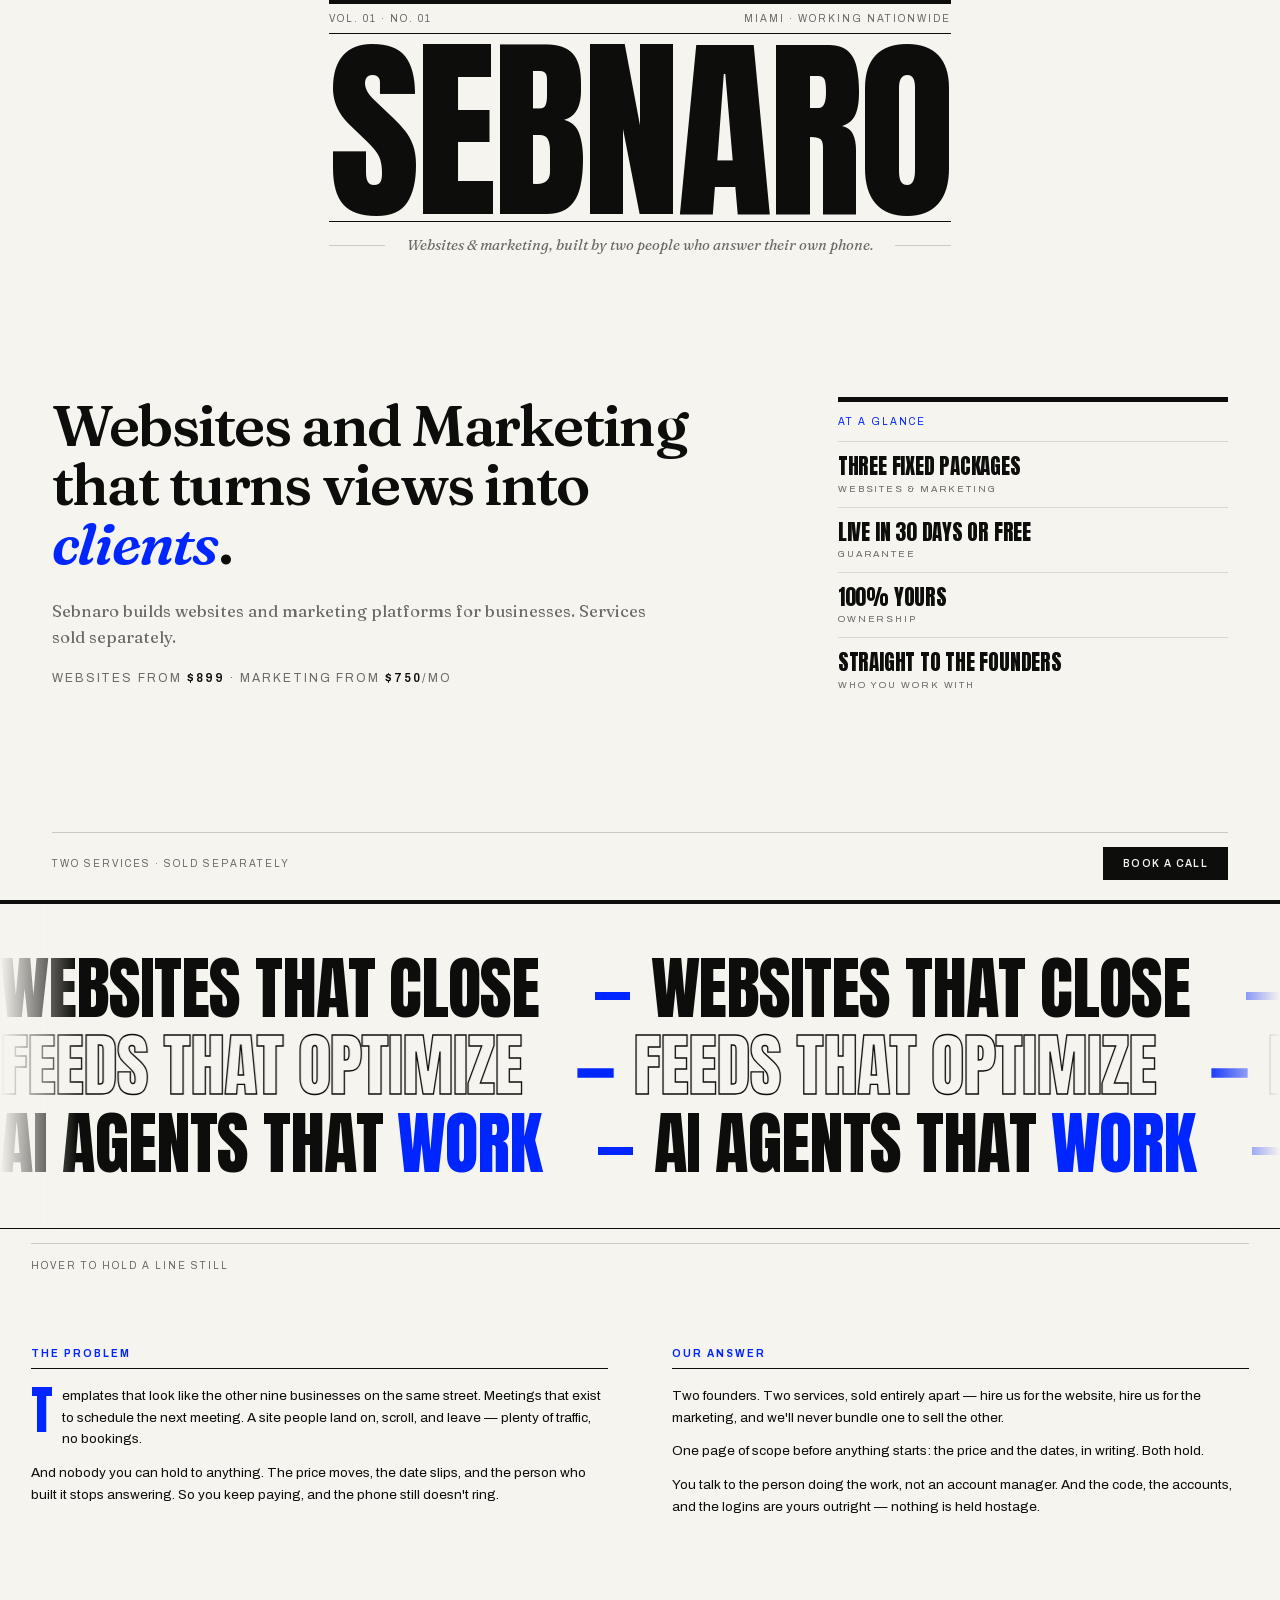
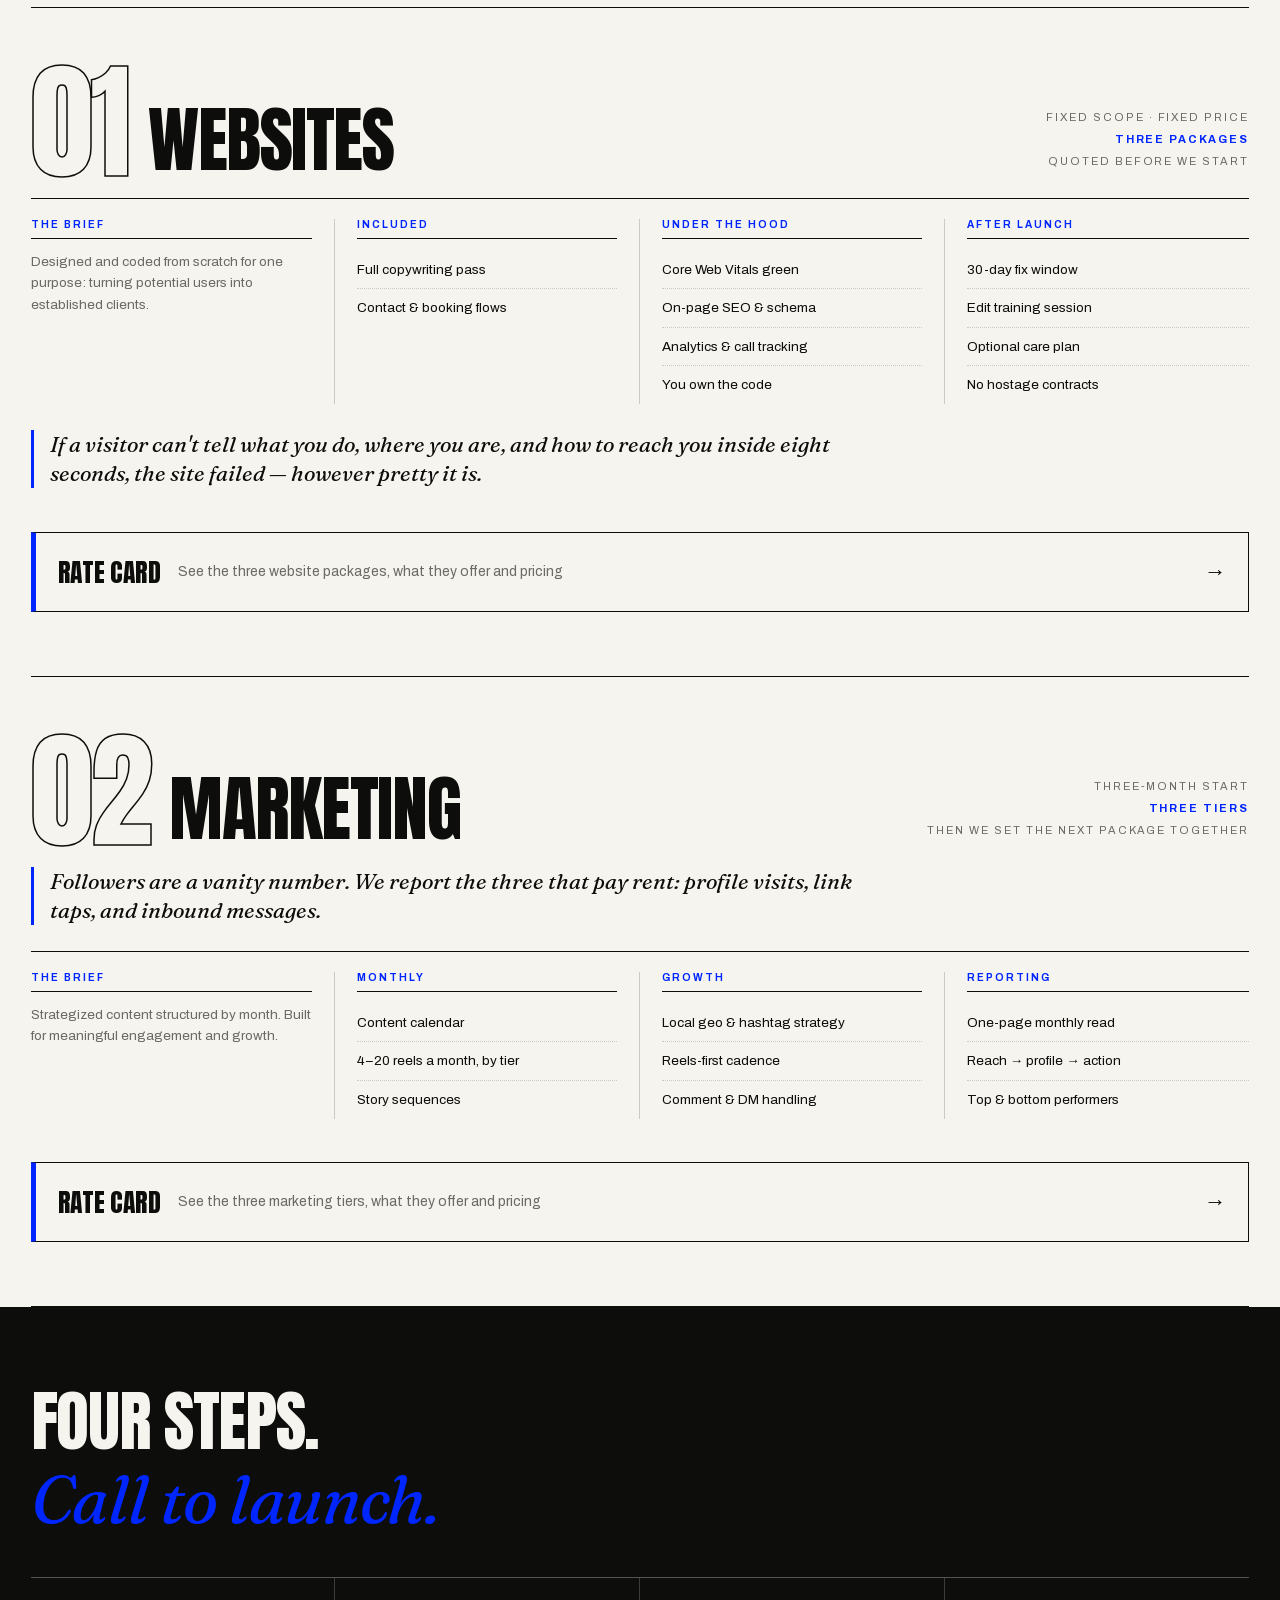
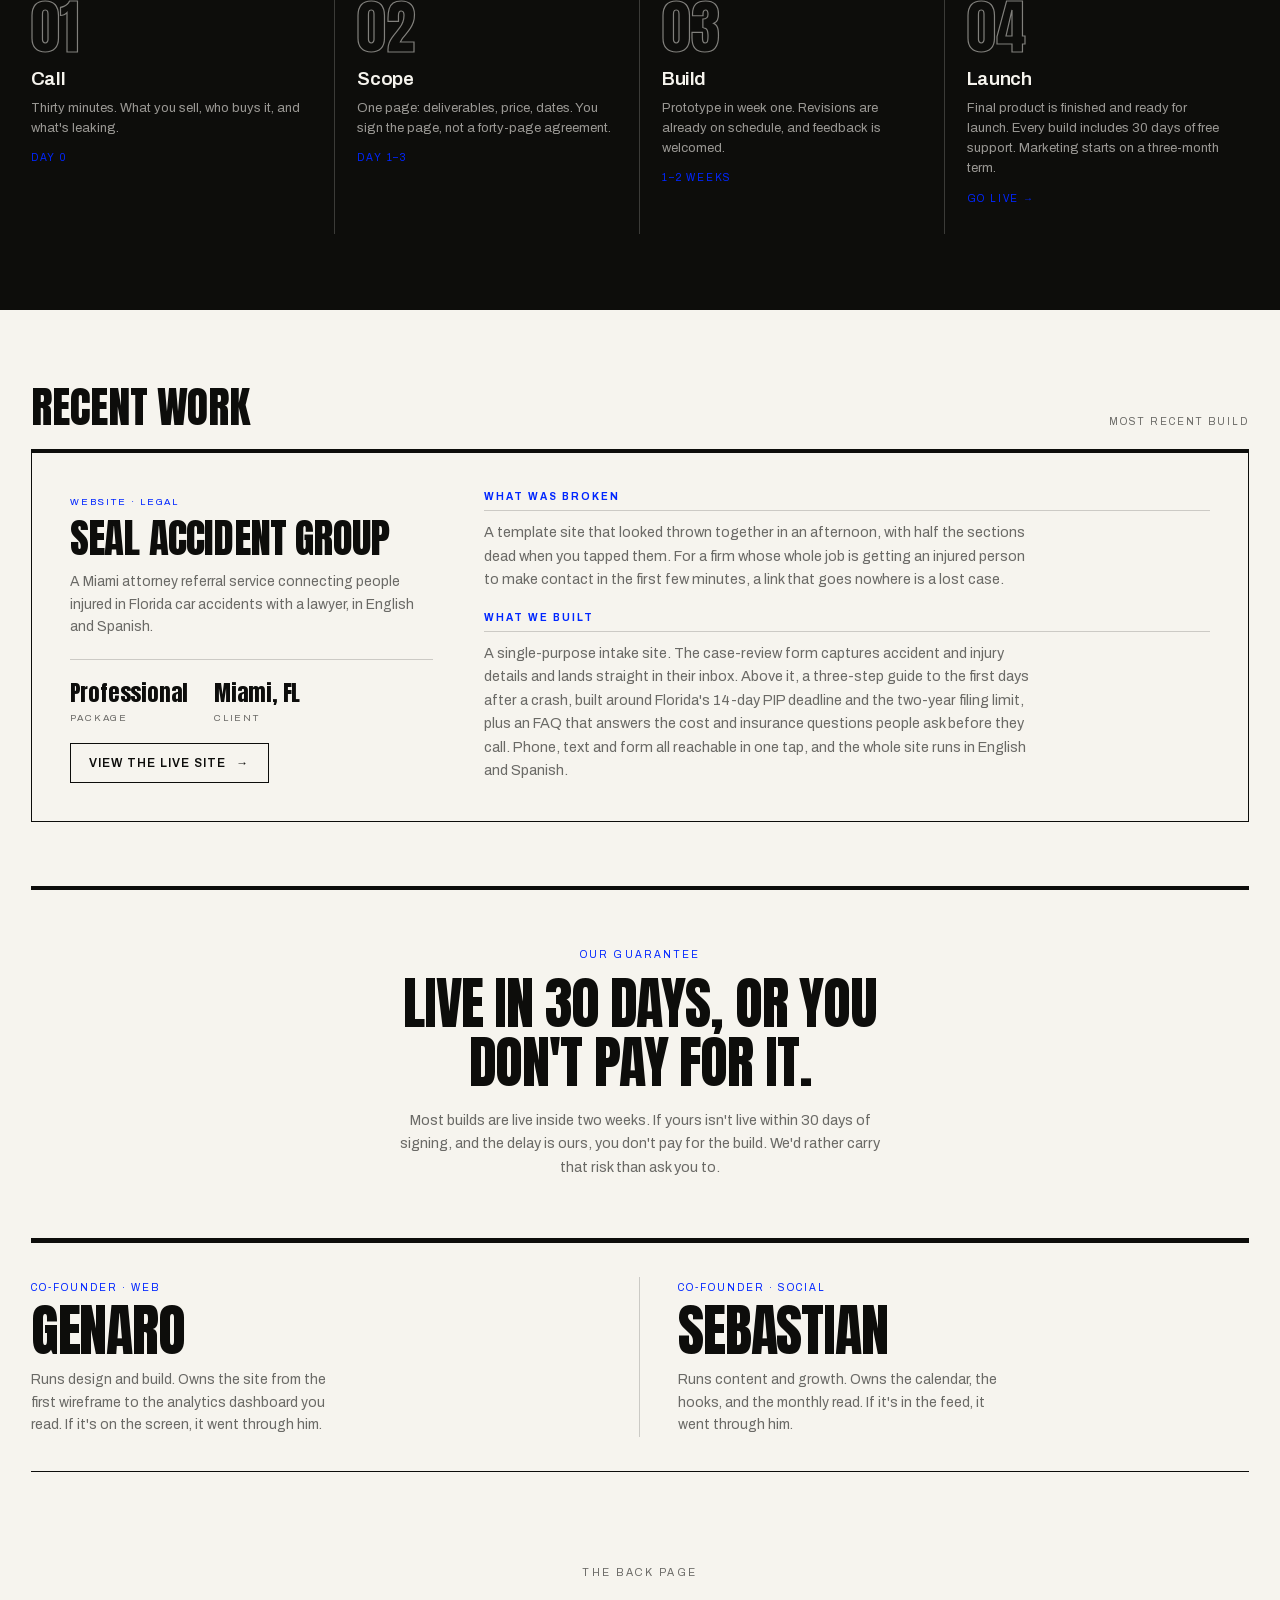
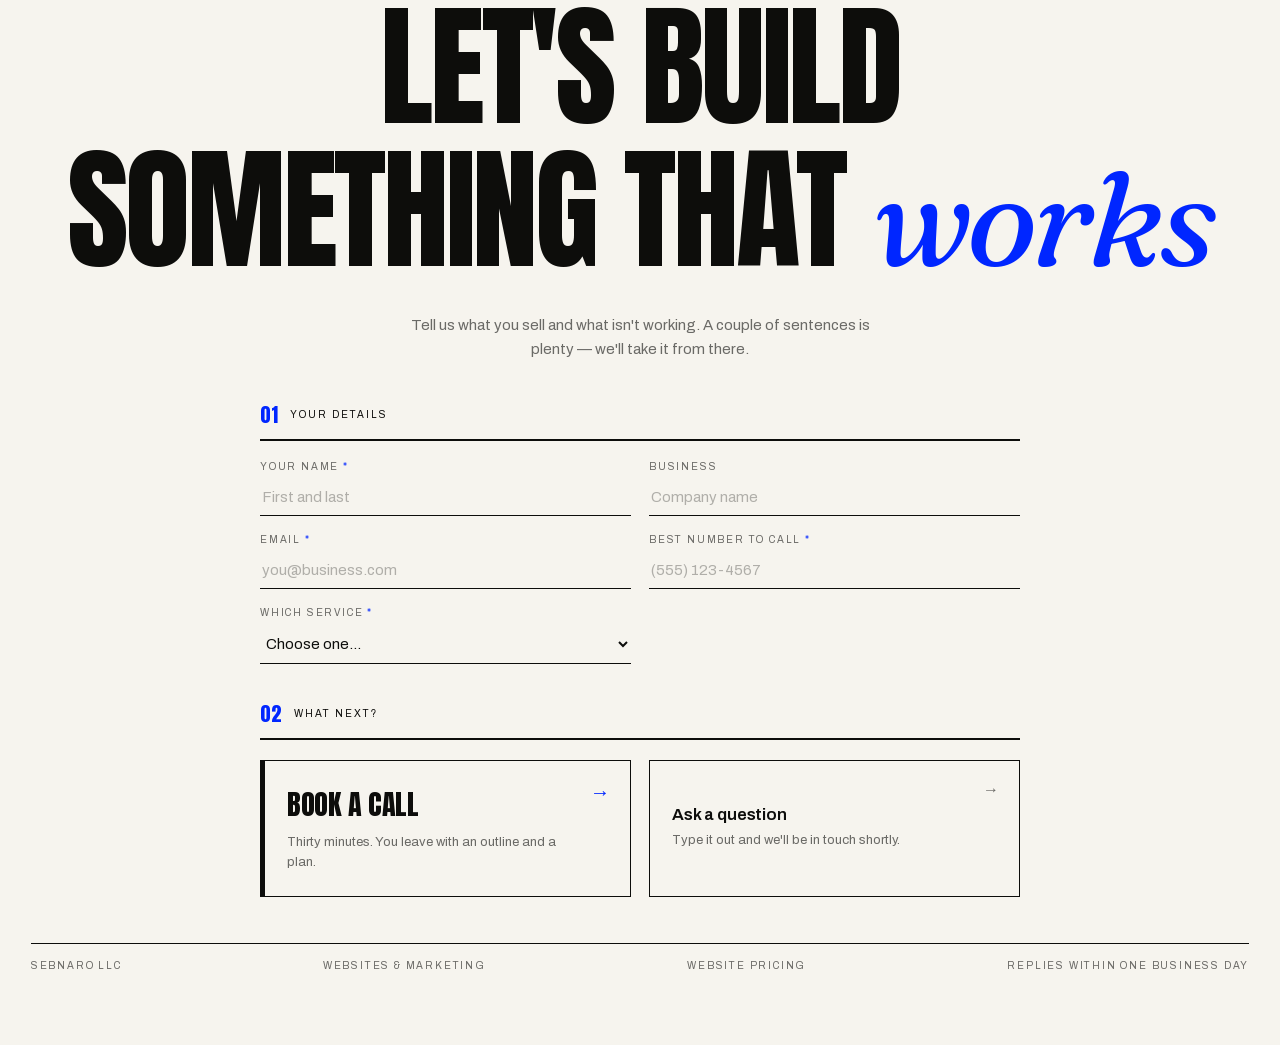
<file: index.html>
<!DOCTYPE html>
<html lang="en">
<head>
<meta charset="utf-8">
<meta name="viewport" content="width=device-width, initial-scale=1">
<title>Sebnaro — Websites &amp; Marketing</title>
<meta name="description" content="Sebnaro builds custom websites and marketing platforms for businesses. Websites from $899, marketing from $750 a month. Miami, working nationwide.">
<meta property="og:title" content="Sebnaro — Websites &amp; Marketing">
<meta property="og:description" content="Custom websites and marketing. Two founders, two services, sold separately.">
<meta property="og:type" content="website">
<meta name="theme-color" content="#F6F4EE">
<!-- Type is self-hosted: see /assets/fonts.css. Preloading the faces that
     render above the fold so they start downloading before the CSS parses. -->
<link rel="preload" as="font" type="font/woff2" href="/fonts/anton-400.woff2" crossorigin>
<link rel="preload" as="font" type="font/woff2" href="/fonts/fraunces-var.woff2" crossorigin>
<link rel="preload" as="font" type="font/woff2" href="/fonts/fraunces-var-italic.woff2" crossorigin>
<link rel="preload" as="font" type="font/woff2" href="/fonts/archivo-400.woff2" crossorigin>
<link rel="stylesheet" href="/assets/fonts.css">
<style>
  :root{
    --paper:#F6F4EE;
    --ink:#0D0D0B;
    --dim:rgba(13,13,11,.6);
    --hair:rgba(13,13,11,.18);
    --press:#0026FF;
    --display:'Anton',Impact,'Arial Narrow',sans-serif;
    --serif:'Fraunces',Georgia,'Times New Roman',serif;
    --sans:'Archivo',-apple-system,BlinkMacSystemFont,'Segoe UI',Helvetica,Arial,sans-serif;
  }
  *{box-sizing:border-box;margin:0;padding:0}
  html{scroll-behavior:smooth}
  body{background:var(--paper);color:var(--ink);font-family:var(--sans);overflow-x:hidden;
    -webkit-font-smoothing:antialiased}
  ::selection{background:var(--press);color:#fff}
  .wrap{max-width:1440px;margin:0 auto;padding:0 clamp(14px,2.4vw,34px)}
  .rule{height:1px;background:var(--ink)}
  .rule.thick{height:4px}
  .rule.hair{background:var(--hair)}

  /* ---------- dateline ---------- */
  .dateline{display:flex;justify-content:space-between;align-items:center;gap:14px;padding:9px 0;
    font-size:10px;letter-spacing:.2em;text-transform:uppercase;color:var(--dim);flex-wrap:wrap}
  .dateline b{color:var(--press);font-weight:600}

  /* ---------- masthead ---------- */
  .masthead{font-family:var(--display);font-size:clamp(58px,15.4vw,250px);line-height:.78;letter-spacing:-.02em;
    text-align:center;padding:clamp(10px,1.6vw,22px) 0 clamp(6px,1vw,14px);position:relative;overflow:hidden}
  .masthead span{display:inline-block;transform:translateY(110%);animation:drop .9s cubic-bezier(.16,1,.3,1) forwards}
  @keyframes drop{to{transform:translateY(0)}}

  .subhead{display:grid;grid-template-columns:1fr auto 1fr;align-items:center;gap:22px;padding:14px 0}
  .subhead .hr{height:1px;background:var(--hair)}
  .subhead .mid{font-family:var(--serif);font-style:italic;font-size:clamp(13px,1.15vw,17px);
    color:var(--dim);white-space:nowrap}

  /* ---------- cover (first screen only) ---------- */
  #cover{min-height:100vh;min-height:100svh;display:flex;flex-direction:column}
  .leadwrap{flex:1;display:flex;flex-direction:column;min-height:0}
  .coverfoot{display:flex;justify-content:space-between;align-items:center;gap:16px;flex-wrap:wrap;
    border-top:1px solid var(--hair);padding:14px 0 20px;font-size:10px;letter-spacing:.2em;
    text-transform:uppercase;color:var(--dim)}
  .coverfoot a{color:var(--dim);text-decoration:none;display:flex;align-items:center;gap:9px;transition:color .25s}
  .coverfoot a:hover{color:var(--press)}
  .coverfoot a.cbook{background:var(--ink);color:var(--paper);padding:11px 20px;font-weight:600;
    letter-spacing:.14em;transition:background .25s}
  .coverfoot a.cbook:hover{background:var(--press);color:#fff}
  @keyframes nudge{0%,100%{transform:translateY(0)}50%{transform:translateY(4px)}}

  /* ---------- lead spread ---------- */
  .lead{flex:1;display:grid;grid-template-columns:1.85fr 1fr;gap:clamp(30px,5vw,80px);
    padding:clamp(34px,4.5vw,72px) 0;align-items:start;align-content:center}
  .lead h1{font-family:var(--serif);font-weight:600;font-size:clamp(32px,4.5vw,70px);line-height:1.02;
    letter-spacing:-.03em;max-width:19ch}
  .lead h1 em{font-style:italic;color:var(--press)}
  .lead .standfirst{font-family:var(--serif);font-size:clamp(15px,1.3vw,20px);line-height:1.55;color:var(--dim);
    margin-top:26px;max-width:56ch}
  .lead .glance{border-top:5px solid var(--ink);padding-top:14px}
  .glance .gh{font-size:10px;letter-spacing:.2em;text-transform:uppercase;color:var(--press);margin-bottom:14px}
  .glance .s{padding:13px 0;border-top:1px solid rgba(13,13,11,.12)}
  .glance .s:first-of-type{border-top:0;padding-top:0}
  .glance .s b{display:block;font-family:var(--display);font-size:clamp(17px,1.65vw,25px);line-height:1.06;
    text-transform:uppercase;letter-spacing:-.01em;font-weight:400}
  .glance .s span{display:block;font-size:9.5px;letter-spacing:.2em;text-transform:uppercase;
    color:var(--dim);margin-top:6px}
  .col p{font-size:13.5px;line-height:1.62;margin-bottom:12px;color:var(--ink)}
  .col p.drop::first-letter{font-family:var(--display);font-size:52px;line-height:.8;float:left;
    margin:5px 9px 0 0;color:var(--press)}
  .col h4{font-size:10px;letter-spacing:.2em;text-transform:uppercase;color:var(--press);
    padding-bottom:8px;margin-bottom:12px;border-bottom:1px solid var(--ink)}
  .col .fact{border-top:1px solid var(--hair);padding:10px 0;display:flex;justify-content:space-between;
    font-size:12px;gap:12px}
  .col .fact b{font-weight:600}

  .lead .anchor{margin-top:20px;font-size:12px;letter-spacing:.16em;text-transform:uppercase;color:var(--dim)}
  .lead .anchor b{color:var(--ink);font-weight:600}

  /* ---------- kinetic band ---------- */
  .kinetic{padding:clamp(26px,3.6vw,52px) 0;border-top:4px solid var(--ink);
    border-bottom:1px solid var(--ink);position:relative}
  .kinetic::before,.kinetic::after{content:'';position:absolute;top:0;bottom:0;width:clamp(30px,6vw,110px);
    z-index:3;pointer-events:none}
  .kinetic::before{left:0;background:linear-gradient(90deg,var(--paper),rgba(246,244,238,0))}
  .kinetic::after{right:0;background:linear-gradient(270deg,var(--paper),rgba(246,244,238,0))}
  .mrow{overflow:hidden;white-space:nowrap;padding:2px 0}
  .mtrack{display:inline-block;white-space:nowrap;will-change:transform;
    font-family:var(--display);font-size:clamp(30px,5.4vw,88px);line-height:1.06;letter-spacing:-.015em}
  .mtrack .u{padding-right:.5em}
  .mtrack .dot{color:var(--press);padding:0 .28em}
  .mrow.a .mtrack{animation:marqL 30s linear infinite}
  .mrow.b .mtrack{animation:marqR 38s linear infinite;color:transparent;-webkit-text-stroke:1.3px var(--ink)}
  .mrow.b .mtrack .dot{-webkit-text-stroke:1.3px var(--press)}
  .mrow.c .mtrack{animation:marqL 24s linear infinite}
  .mrow.c .mtrack .hi{color:var(--press)}
  @keyframes marqL{from{transform:translateX(0)}to{transform:translateX(-50%)}}
  @keyframes marqR{from{transform:translateX(-50%)}to{transform:translateX(0)}}
  .kinetic:hover .mtrack{animation-play-state:paused}
  .kcap{display:flex;justify-content:space-between;gap:16px;flex-wrap:wrap;font-size:10px;letter-spacing:.2em;
    text-transform:uppercase;color:var(--dim);padding-top:16px;margin-top:14px;border-top:1px solid var(--hair)}
  @media (prefers-reduced-motion:reduce){.mtrack{animation:none!important}}

  /* ---------- why (problem / answer) ---------- */
  .why{display:grid;grid-template-columns:1fr 1fr;gap:clamp(30px,5vw,80px);
    padding:clamp(44px,6vw,92px) 0;border-bottom:1px solid var(--ink)}
  .why h3{font-size:10px;letter-spacing:.2em;text-transform:uppercase;color:var(--press);
    border-bottom:1px solid var(--ink);padding-bottom:9px;margin-bottom:16px}

  /* ---------- services ---------- */
  .svc{padding:clamp(38px,5vw,72px) 0;border-bottom:1px solid var(--ink)}
  .svc-top{display:flex;align-items:flex-end;gap:20px;flex-wrap:wrap}
  .svc-top .no{font-family:var(--display);font-size:clamp(60px,10vw,170px);line-height:.78;letter-spacing:-.03em;
    color:transparent;-webkit-text-stroke:1.5px var(--ink)}
  .svc-top h2{font-family:var(--display);font-weight:400;font-size:clamp(34px,5.6vw,92px);line-height:.88;letter-spacing:-.02em;
    text-transform:uppercase}
  .svc-top .meta{margin-left:auto;text-align:right;font-size:11px;letter-spacing:.18em;text-transform:uppercase;
    color:var(--dim);line-height:2}
  .svc-top .meta b{color:var(--press)}
  .svc-body{display:grid;grid-template-columns:repeat(4,1fr);gap:0;margin-top:26px;border-top:1px solid var(--ink);
    padding-top:20px}
  .svc-body .ch{font-size:10px;letter-spacing:.2em;text-transform:uppercase;color:var(--press);
    border-bottom:1px solid var(--ink);padding-bottom:8px;margin-bottom:12px}
  .svc-body > div,.svc-body > details{padding:0 22px;border-right:1px solid var(--hair)}
  .svc-body > div:first-child{padding-left:0}
  .svc-body > details:last-child{border-right:0;padding-right:0}
  .acc > summary{list-style:none;display:block}
  .acc > summary::-webkit-details-marker{display:none}
  .svc-body ul{list-style:none}
  .svc-body li{font-size:13.5px;line-height:1.45;padding:9px 0;border-bottom:1px dotted var(--hair)}
  .svc-body li:last-child{border-bottom:0}
  .pull{font-family:var(--serif);font-style:italic;font-size:clamp(17px,1.7vw,25px);line-height:1.34;
    border-left:3px solid var(--press);padding-left:16px;margin-top:26px;max-width:60ch}

  /* ---------- inverted process ---------- */
  .invert{background:var(--ink);color:var(--paper);padding:clamp(46px,6vw,92px) 0;margin-top:0}
  .invert .wrap{max-width:1440px}
  .invert h3{font-family:var(--display);font-weight:400;font-size:clamp(30px,5.2vw,84px);line-height:1.12;text-transform:uppercase;
    letter-spacing:-.02em}
  .invert h3 em{font-family:var(--serif);font-style:italic;font-weight:400;text-transform:none;color:var(--press);
    letter-spacing:-.02em}
  .steps{display:grid;grid-template-columns:repeat(4,1fr);margin-top:40px;border-top:1px solid rgba(246,244,238,.3)}
  .steps > div{padding:24px 22px 30px 0;border-right:1px solid rgba(246,244,238,.2);position:relative}
  .steps > div:not(:first-child){padding-left:22px}
  .steps > div:last-child{border-right:0}
  .steps .n{font-family:var(--display);font-size:clamp(42px,4.6vw,74px);line-height:.85;color:transparent;
    -webkit-text-stroke:1.2px rgba(246,244,238,.5)}
  .steps h4{font-size:19px;font-weight:600;letter-spacing:-.02em;margin:16px 0 9px}
  .steps p{font-size:13px;line-height:1.55;color:rgba(246,244,238,.6)}
  .steps .when{font-size:10px;letter-spacing:.18em;text-transform:uppercase;color:var(--press);margin-top:14px;display:block}

  /* ---------- classifieds ---------- */
  .classifieds{padding:clamp(38px,5vw,72px) 0}
  .cl-head{display:flex;align-items:baseline;gap:16px;border-bottom:4px solid var(--ink);padding-bottom:10px}
  .cl-head h3{font-family:var(--display);font-weight:400;font-size:clamp(24px,3.4vw,54px);text-transform:uppercase;letter-spacing:-.01em}
  .cl-head span{margin-left:auto;font-size:10px;letter-spacing:.2em;text-transform:uppercase;color:var(--dim)}
  .cl-grid{display:grid;grid-template-columns:repeat(4,1fr);gap:1px;background:var(--hair);border:1px solid var(--hair);
    border-top:0;margin-top:0}
  .ad{background:var(--paper);padding:20px 18px 26px;min-height:180px;position:relative;transition:.28s}
  .ad:hover{background:var(--ink);color:var(--paper)}
  .ad .k{font-size:9.5px;letter-spacing:.2em;text-transform:uppercase;color:var(--press)}
  .ad h4{font-family:var(--serif);font-weight:600;font-size:21px;line-height:1.12;letter-spacing:-.02em;margin:12px 0 8px}
  .ad p{font-size:12.5px;line-height:1.5;color:var(--dim)}
  .ad:hover p{color:rgba(246,244,238,.6)}
  .ad .stamp{position:absolute;bottom:14px;left:18px;font-size:9.5px;letter-spacing:.2em;text-transform:uppercase;
    color:var(--dim);border:1px solid var(--hair);padding:3px 7px}
  .ad:hover .stamp{border-color:rgba(246,244,238,.35);color:rgba(246,244,238,.6)}

  /* ---------- case study ---------- */
  .case{display:grid;grid-template-columns:1fr 2fr;gap:clamp(24px,4vw,64px);
    border:1px solid var(--ink);border-top:0;padding:clamp(22px,3vw,38px)}
  .case-meta .k{font-size:9.5px;letter-spacing:.2em;text-transform:uppercase;color:var(--press)}
  .case-meta h4{font-family:var(--display);font-weight:400;font-size:clamp(26px,3.2vw,46px);text-transform:uppercase;
    letter-spacing:-.02em;line-height:1;margin:10px 0 12px}
  .case-sum{font-size:14px;line-height:1.6;color:var(--dim)}
  .case-facts{display:flex;gap:26px;margin-top:20px;padding-top:16px;border-top:1px solid var(--hair)}
  .case-facts b{display:block;font-family:var(--display);font-size:22px;font-weight:400;letter-spacing:-.01em}
  .case-facts span{display:block;font-size:9.5px;letter-spacing:.18em;text-transform:uppercase;
    color:var(--dim);margin-top:4px}
  .case-body{display:grid;gap:20px}
  .case-body h5{font-size:10px;letter-spacing:.2em;text-transform:uppercase;color:var(--press);
    border-bottom:1px solid var(--hair);padding-bottom:8px;margin-bottom:10px}
  .case-body p{font-size:14.5px;line-height:1.62;color:var(--dim);max-width:62ch}
  .case-link{display:inline-flex;align-items:center;gap:10px;margin-top:20px;padding:12px 18px;
    border:1px solid var(--ink);text-decoration:none;color:var(--ink);font-size:12px;font-weight:600;
    letter-spacing:.1em;text-transform:uppercase;transition:.25s}
  .case-link:hover{background:var(--ink);color:var(--paper)}
  .case-link span{transition:transform .25s}
  .case-link:hover span{transform:translateX(4px)}

  /* ---------- guarantee ---------- */
  .promise{border-top:4px solid var(--ink);border-bottom:1px solid var(--ink);
    padding:clamp(34px,4.6vw,68px) 0;text-align:center}
  .promise .pk{font-size:10px;letter-spacing:.22em;text-transform:uppercase;color:var(--press)}
  .promise h3{font-family:var(--display);font-weight:400;font-size:clamp(26px,4.4vw,66px);line-height:1.06;
    text-transform:uppercase;letter-spacing:-.02em;margin:14px auto 16px;max-width:18ch}
  .promise p{font-size:14.5px;line-height:1.62;color:var(--dim);max-width:56ch;margin:0 auto}

  /* ---------- founders ---------- */
  .bylines{display:grid;grid-template-columns:1fr 1fr;gap:0;border-top:4px solid var(--ink);
    border-bottom:1px solid var(--ink);padding:34px 0}
  .byline{padding-right:38px;border-right:1px solid var(--hair)}
  .byline:last-child{border-right:0;padding-right:0;padding-left:38px}
  .byline .r{font-size:10px;letter-spacing:.2em;text-transform:uppercase;color:var(--press)}
  .byline h3{font-family:var(--display);font-weight:400;font-size:clamp(34px,4.4vw,72px);line-height:.9;text-transform:uppercase;
    letter-spacing:-.02em;margin:12px 0 12px}
  .byline p{font-size:14px;line-height:1.62;color:var(--dim);max-width:40ch}

  /* ---------- back page ---------- */
  .back{padding:clamp(52px,7vw,110px) 0 40px;text-align:center}
  .back .k{font-size:10.5px;letter-spacing:.24em;text-transform:uppercase;color:var(--dim)}
  .back h2{font-family:var(--display);font-weight:400;font-size:clamp(40px,10.4vw,168px);line-height:1.08;text-transform:uppercase;
    letter-spacing:-.025em;margin:16px 0 8px}
  .back h2 em{font-family:var(--serif);font-style:italic;font-weight:400;text-transform:none;color:var(--press)}
  .back a.mail{display:inline-block;margin-top:26px;font-family:var(--serif);font-size:clamp(21px,3vw,44px);
    color:var(--ink);text-decoration:none;border-bottom:2px solid var(--press);transition:.25s}
  .back a.mail:hover{color:var(--press)}
  .colophon{display:flex;justify-content:space-between;gap:16px;flex-wrap:wrap;padding:16px 0 34px;
    font-size:10px;letter-spacing:.18em;text-transform:uppercase;color:var(--dim);border-top:1px solid var(--ink);margin-top:46px}

  #badge{position:fixed;bottom:16px;left:50%;transform:translateX(-50%);z-index:40;font-size:9.5px;
    letter-spacing:.22em;text-transform:uppercase;color:var(--dim);background:rgba(246,244,238,.86);
    backdrop-filter:blur(6px);border:1px solid var(--hair);padding:6px 14px;border-radius:100px}

  /* ---------- sticky nav ---------- */
  #nav{position:fixed;top:0;left:0;right:0;z-index:45;background:var(--ink);color:var(--paper);
    transform:translateY(-102%);transition:transform .45s cubic-bezier(.16,1,.3,1)}
  #nav.on{transform:translateY(0)}
  #nav .inner{max-width:1440px;margin:0 auto;padding:0 clamp(14px,2.4vw,34px);height:52px;
    display:flex;align-items:center;gap:6px}
  #nav .bm{font-family:var(--display);font-size:19px;letter-spacing:.01em;margin-right:22px;text-decoration:none;color:var(--paper)}
  #nav a.l{color:rgba(246,244,238,.62);text-decoration:none;font-size:10px;letter-spacing:.18em;
    text-transform:uppercase;padding:8px 11px;transition:.2s}
  #nav a.l:hover{color:var(--paper)}
  #nav a.l.on{color:var(--paper);box-shadow:inset 0 -2px 0 #5C7BFF}
  #nav .cta{margin-left:auto;background:var(--paper);color:var(--ink);text-decoration:none;font-size:10px;
    letter-spacing:.16em;text-transform:uppercase;padding:10px 16px;font-weight:600;transition:.2s}
  #nav .cta:hover{background:var(--press);color:#fff}
  #navtoggle{display:none}

  /* pricing dropdown: name both rate cards before the click */
  .navdrop{position:relative}
  #nav .ndtrig{appearance:none;-webkit-appearance:none;background:none;border:0;cursor:pointer;
    font-family:var(--sans);color:rgba(246,244,238,.62);font-size:10px;letter-spacing:.18em;
    text-transform:uppercase;padding:8px 11px;transition:.2s;display:inline-flex;align-items:center;gap:6px}
  #nav .ndtrig:hover,.navdrop:hover .ndtrig,#nav .ndtrig[aria-expanded="true"]{color:var(--paper)}
  #nav .ndc{font-size:8px;transition:transform .2s}
  .navdrop:hover .ndc,#nav .ndtrig[aria-expanded="true"] .ndc{transform:rotate(180deg)}
  .ndmenu{position:absolute;top:100%;left:0;min-width:252px;background:var(--ink);
    border:1px solid rgba(246,244,238,.22);padding:6px;opacity:0;visibility:hidden;
    transform:translateY(-6px);transition:opacity .18s,transform .18s,visibility .18s}
  .navdrop:hover .ndmenu,.navdrop:focus-within .ndmenu,.ndmenu.open{opacity:1;visibility:visible;transform:translateY(0)}
  .ndmenu a{display:block;text-decoration:none;padding:10px 12px;transition:background .15s}
  .ndmenu a:hover{background:rgba(246,244,238,.09)}
  .ndmenu b{display:block;color:var(--paper);font-family:var(--sans);font-size:10px;font-weight:600;
    letter-spacing:.16em;text-transform:uppercase}
  .ndmenu span{display:block;color:rgba(246,244,238,.55);font-family:var(--sans);font-size:11.5px;
    letter-spacing:.01em;text-transform:none;margin-top:4px}

  /* ---------- pricing link band ---------- */
  .pricelink{display:flex;align-items:center;gap:18px;margin-top:clamp(26px,3.4vw,44px);
    border:1px solid var(--ink);border-left:5px solid var(--press);padding:20px 22px;text-decoration:none;
    color:var(--ink);transition:.28s cubic-bezier(.2,.7,.3,1)}
  .pricelink:hover{background:var(--ink);color:var(--paper);border-left-color:#5C7BFF}
  .pricelink .pl-k{font-family:var(--display);font-size:clamp(18px,2vw,30px);text-transform:uppercase;
    letter-spacing:-.01em;white-space:nowrap}
  .pricelink .pl-t{font-size:14px;line-height:1.45;color:var(--dim)}
  .pricelink:hover .pl-t{color:rgba(246,244,238,.72)}
  .pricelink .pl-a{margin-left:auto;font-size:22px;transition:transform .28s}
  .pricelink:hover .pl-a{transform:translateX(6px)}

  /* ---------- contact form ---------- */
  .backsub{font-size:15px;line-height:1.6;color:var(--dim);max-width:52ch;margin:22px auto 0}
  .cform{max-width:760px;margin:38px auto 0;text-align:left}
  .frow{display:grid;grid-template-columns:1fr 1fr;gap:18px;margin-bottom:18px}
  .cform label{display:block}
  .cform label span{display:block;font-size:10px;letter-spacing:.18em;text-transform:uppercase;
    color:var(--dim);margin-bottom:7px}
  .cform input,.cform select,.cform textarea{width:100%;background:transparent;border:0;
    border-bottom:1px solid var(--ink);padding:10px 2px;font-family:var(--sans);font-size:15px;
    color:var(--ink);border-radius:0;transition:.22s}
  .cform textarea{resize:vertical}
  .cform input:focus,.cform select:focus,.cform textarea:focus{outline:none;border-bottom-color:var(--press);
    box-shadow:0 1px 0 var(--press)}
  .cform input::placeholder,.cform textarea::placeholder{color:rgba(13,13,11,.3)}
  .cform label.full{margin-bottom:22px}
  .fsend{display:flex;align-items:center;gap:18px;flex-wrap:wrap}
  .cform button[type="submit"]{background:var(--ink);color:var(--paper);border:0;padding:16px 30px;
    font-family:var(--sans);font-size:13px;font-weight:600;letter-spacing:.04em;cursor:pointer;transition:.25s}
  .cform button[type="submit"]:hover{background:var(--press)}
  .fnote{font-size:10px;letter-spacing:.16em;text-transform:uppercase;color:var(--dim)}
  .fnote.err{color:var(--press)}
  .colophon a{color:var(--dim);text-decoration:none}
  .colophon a:hover{color:var(--press)}

  [hidden]{display:none!important}
  /* ---------- lead capture ---------- */
  .fstep{display:flex;align-items:center;gap:12px;font-size:10px;letter-spacing:.2em;text-transform:uppercase;
    color:var(--ink);border-bottom:2px solid var(--ink);padding-bottom:9px;margin:34px 0 20px}
  .fstep:first-child{margin-top:0}
  .fstep .sn{font-family:var(--display);font-size:20px;letter-spacing:0;color:var(--press)}
  .cform .req{color:var(--press);font-style:normal}
  .cond{display:grid;grid-template-columns:1fr 1fr;gap:18px;align-items:end;margin-bottom:18px;
    border-left:3px solid var(--press);padding-left:18px}
  .chk{display:flex!important;align-items:center;gap:10px;padding-bottom:11px}
  .chk input{width:auto!important;margin:0}
  .chk span{margin:0!important;font-size:12px!important;letter-spacing:.02em!important;text-transform:none!important;
    color:var(--ink)!important}
  .hp{position:absolute!important;left:-9999px!important;width:1px!important;height:1px!important}

  .paths{display:grid;grid-template-columns:1fr 1fr;gap:18px}
  .path{display:block;text-align:left;background:var(--paper);border:1px solid var(--ink);
    border-left:5px solid var(--ink);padding:22px 22px 24px;cursor:pointer;font-family:var(--sans);
    transition:.25s cubic-bezier(.2,.7,.3,1);position:relative}
  .path:hover{border-left-color:var(--press);transform:translateY(-2px)}
  .path.on{background:var(--ink);border-color:var(--ink);border-left-color:var(--press)}
  .path .ph{display:block;font-family:var(--display);font-size:clamp(20px,2.2vw,32px);text-transform:uppercase;
    letter-spacing:-.01em;color:var(--ink)}
  .path.on .ph{color:var(--paper)}
  .path .pd{display:block;font-size:13px;line-height:1.5;color:var(--dim);margin-top:8px;max-width:34ch}
  .path.on .pd{color:rgba(246,244,238,.65)}
  .path .pa{position:absolute;top:20px;right:20px;font-size:20px;color:var(--press)}

  .path.alt{border-left-width:1px;background:transparent}
  .path.alt .ph{font-family:var(--sans);font-size:clamp(14px,1.3vw,17px);font-weight:600;
    text-transform:none;letter-spacing:-.01em}
  .path.alt .pa{font-size:16px;color:var(--dim)}
  #askbox{margin-top:24px}
  #calwrap{margin-top:28px;border-top:4px solid var(--ink);padding-top:22px;text-align:left}
  .calhead{display:flex;align-items:baseline;gap:14px;flex-wrap:wrap;margin-bottom:16px}
  .calhead b{font-family:var(--display);font-size:clamp(18px,2vw,28px);text-transform:uppercase;font-weight:400}
  .calhead span{font-size:12px;color:var(--dim)}
  #calframe{width:100%;height:660px;border:1px solid var(--hair);background:#fff}
  #callink{display:inline-block;margin-top:12px;font-size:11px;letter-spacing:.16em;text-transform:uppercase;
    color:var(--press);text-decoration:none}
  .sent{border:1px solid var(--ink);border-left:5px solid var(--press);padding:22px;margin-top:26px;text-align:left}
  .sent b{font-family:var(--display);font-size:clamp(18px,2vw,28px);text-transform:uppercase;font-weight:400;display:block}
  .sent p{font-size:14px;line-height:1.6;color:var(--dim);margin-top:8px}
  #progress{position:fixed;top:0;left:0;height:3px;background:var(--press);width:0;z-index:50}

  @media (max-width:900px){
    .lead,.why,.svc-body,.steps,.cl-grid,.bylines,.frow,.cond,.paths,.case{grid-template-columns:1fr}
    #calframe{height:560px}
    .pricelink{flex-wrap:wrap;gap:10px}
    .pricelink .pl-a{margin-left:0}
    #nav .l,.navdrop{display:none}
    #nav .inner{height:46px}
    #cover{min-height:0}
    .lead{padding:38px 0 30px;gap:30px}
    .coverfoot{padding-bottom:8px}
    .why{padding:34px 0;gap:26px}
    .subhead .hr{display:none}
    .subhead .mid{white-space:normal;text-align:center;line-height:1.4}
    .lead > div,.svc-body > div,.steps > div,.byline{border-right:0;padding:18px 0!important;
      border-bottom:1px solid var(--hair)}
    /* .steps sits on the dark .invert panel — needs a light hairline, not var(--hair) */
    .steps > div{border-bottom-color:rgba(246,244,238,.2)}
    .steps > div:last-child{border-bottom:0}
    /* service lists collapse into accordions on phones */
    .svc-body > details{border-right:0;border-bottom:1px solid var(--hair);padding:0!important}
    .acc > summary{cursor:pointer;display:flex;align-items:center;justify-content:space-between;
      gap:12px;padding:16px 0;-webkit-tap-highlight-color:transparent}
    .acc > summary .ch{border-bottom:0;padding-bottom:0;margin-bottom:0}
    .acc > summary::after{content:'+';font-family:var(--display);font-size:22px;line-height:1;color:var(--press)}
    .acc[open] > summary::after{content:'\2013'}
    .acc > ul{padding-bottom:14px}
    .subhead{grid-template-columns:1fr;text-align:center;gap:6px}
    .subhead .r{text-align:center}
    .cl-grid{grid-template-columns:1fr 1fr}
    #badge{display:none}
  }
</style>
</head>
<body>

<div id="progress"></div>

<nav id="nav" aria-label="Main">
  <div class="inner">
    <a class="bm" href="#top">SEBNARO</a>
    <a class="l" href="#websites">Websites</a>
    <a class="l" href="#marketing">Marketing</a>
    <div class="navdrop">
      <button class="ndtrig" type="button" aria-haspopup="true" aria-expanded="false">Pricing <span class="ndc" aria-hidden="true">&#9662;</span></button>
      <div class="ndmenu">
        <a href="pricing.html"><b>Website packages</b><span>Three builds, from $899</span></a>
        <a href="instagram-pricing.html"><b>Marketing tiers</b><span>Three tiers, from $750 a month</span></a>
      </div>
    </div>
    <a class="cta" href="#contact">Start a project</a>
  </div>
</nav>

<div id="cover"><span id="top"></span>
<div class="wrap">
  <div class="rule thick"></div>
  <div class="dateline">
    <span>Vol. 01 · No. 01</span>
    <span>Miami · Working nationwide</span>
  </div>
  <div class="rule"></div>

  <div class="masthead" id="mast"></div>

  <div class="rule"></div>
  <div class="subhead">
    <span class="hr"></span>
    <span class="mid">Websites &amp; marketing, built by two people who answer their own phone.</span>
    <span class="hr"></span>
  </div>
</div>


<div class="wrap leadwrap">
  <!-- LEAD -->
  <section class="lead">
    <div>
      <h1>Websites and Marketing that turns views into <em>clients</em>.</h1>
      <div class="standfirst">Sebnaro builds websites and marketing platforms for businesses. Services sold separately.</div>
      <div class="anchor">Websites from <b>$899</b> · Marketing from <b>$750</b>/mo</div>
    </div>
    <div class="col glance">
      <div class="gh">At a glance</div>
      <div class="s"><b>Three fixed packages</b><span>Websites &amp; Marketing</span></div>
      <div class="s"><b>Live in 30 days or free</b><span>Guarantee</span></div>
      <div class="s"><b>100% yours</b><span>Ownership</span></div>
      <div class="s"><b>Straight to the founders</b><span>Who you work with</span></div>
    </div>
  </section>
  <div class="coverfoot">
    <span>Two services · sold separately</span>
    <a class="cbook" href="#contact">Book a call</a>
  </div>
</div>
</div>

<!-- KINETIC -->
<section class="kinetic">
  <div class="mrow a"><div class="mtrack" data-unit="WEBSITES THAT CLOSE"></div></div>
  <div class="mrow b"><div class="mtrack" data-unit="FEEDS THAT OPTIMIZE"></div></div>
  <div class="mrow c"><div class="mtrack" data-unit="AI AGENTS THAT &lt;span class='hi'&gt;WORK&lt;/span&gt;"></div></div>
</section>

<div class="wrap">
  <div class="kcap"><span>Hover to hold a line still</span></div>

  <!-- WHY -->
  <section class="why" id="why">
    <div class="col">
      <h3>The problem</h3>
      <p class="drop">Templates that look like the other nine businesses on the same street. Meetings that exist to schedule the next meeting. A site people land on, scroll, and leave — plenty of traffic, no bookings.</p>
      <p>And nobody you can hold to anything. The price moves, the date slips, and the person who built it stops answering. So you keep paying, and the phone still doesn't ring.</p>
    </div>
    <div class="col">
      <h3>Our answer</h3>
      <p>Two founders. Two services, sold entirely apart — hire us for the website, hire us for the marketing, and we'll never bundle one to sell the other.</p>
      <p>One page of scope before anything starts: the price and the dates, in writing. Both hold.</p>
      <p>You talk to the person doing the work, not an account manager. And the code, the accounts, and the logins are yours outright — nothing is held hostage.</p>
    </div>
  </section>

  <!-- SERVICE 01 -->
  <section class="svc" id="websites">
    <div class="svc-top">
      <span class="no">01</span>
      <h2>Websites</h2>
      <div class="meta">Fixed scope · fixed price<br><b>Three packages</b><br>Quoted before we start</div>
    </div>
    <div class="svc-body">
      <div>
        <h4 class="ch">The brief</h4>
        <p style="font-size:13.5px;line-height:1.6;color:var(--dim)">Designed and coded from scratch for one purpose: turning potential users into established clients.</p>
      </div>
      <details class="acc">
        <summary><h4 class="ch">Included</h4></summary>
        <ul><li>Full copywriting pass</li><li>Contact &amp; booking flows</li></ul>
      </details>
      <details class="acc">
        <summary><h4 class="ch">Under the hood</h4></summary>
        <ul><li>Core Web Vitals green</li><li>On-page SEO &amp; schema</li><li>Analytics &amp; call tracking</li><li>You own the code</li></ul>
      </details>
      <details class="acc">
        <summary><h4 class="ch">After launch</h4></summary>
        <ul><li>30-day fix window</li><li>Edit training session</li><li>Optional care plan</li><li>No hostage contracts</li></ul>
      </details>
    </div>
    <div class="pull">If a visitor can't tell what you do, where you are, and how to reach you inside eight seconds, the site failed — however pretty it is.</div>
    <a class="pricelink" href="pricing.html">
      <span class="pl-k">Rate card</span>
      <span class="pl-t">See the three website packages, what they offer and pricing</span>
      <span class="pl-a">→</span>
    </a>
  </section>

  <!-- SERVICE 02 -->
  <section class="svc" id="marketing">
    <div class="svc-top">
      <span class="no">02</span>
      <h2>Marketing</h2>
      <div class="meta">Three-month start<br><b>Three tiers</b><br>Then we set the next package together</div>
    </div>
    <div class="pull">Followers are a vanity number. We report the three that pay rent: profile visits, link taps, and inbound messages.</div>
    <div class="svc-body">
      <div>
        <h4 class="ch">The brief</h4>
        <p style="font-size:13.5px;line-height:1.6;color:var(--dim)">Strategized content structured by month. Built for meaningful engagement and growth.</p>
      </div>
      <details class="acc">
        <summary><h4 class="ch">Monthly</h4></summary>
        <ul><li>Content calendar</li><li>4–20 reels a month, by tier</li><li>Story sequences</li></ul>
      </details>
      <details class="acc">
        <summary><h4 class="ch">Growth</h4></summary>
        <ul><li>Local geo &amp; hashtag strategy</li><li>Reels-first cadence</li><li>Comment &amp; DM handling</li></ul>
      </details>
      <details class="acc">
        <summary><h4 class="ch">Reporting</h4></summary>
        <ul><li>One-page monthly read</li><li>Reach → profile → action</li><li>Top &amp; bottom performers</li></ul>
      </details>
    </div>
    <a class="pricelink" href="instagram-pricing.html">
      <span class="pl-k">Rate card</span>
      <span class="pl-t">See the three marketing tiers, what they offer and pricing</span>
      <span class="pl-a">→</span>
    </a>
  </section>
</div>

<!-- INVERTED PROCESS -->
<section class="invert">
  <div class="wrap">
    <h3>Four steps.<br><em>Call to launch.</em></h3>
    <div class="steps">
      <div><div class="n">01</div><h4>Call</h4><p>Thirty minutes. What you sell, who buys it, and what's leaking.</p><span class="when">Day 0</span></div>
      <div><div class="n">02</div><h4>Scope</h4><p>One page: deliverables, price, dates. You sign the page, not a forty-page agreement.</p><span class="when">Day 1–3</span></div>
      <div><div class="n">03</div><h4>Build</h4><p>Prototype in week one. Revisions are already on schedule, and feedback is welcomed.</p><span class="when">1–2 weeks</span></div>
      <div><div class="n">04</div><h4>Launch</h4><p>Final product is finished and ready for launch. Every build includes 30 days of free support. Marketing starts on a three-month term.</p><span class="when">Go live →</span></div>
    </div>
  </div>
</section>

<div class="wrap">
  <!-- CLASSIFIEDS -->
  <section class="classifieds" id="work">
    <div class="cl-head">
      <h3>Recent work</h3>
      <span>Most recent build</span>
    </div>

    <div class="case">
      <div class="case-meta">
        <span class="k">Website · Legal</span>
        <h4>Seal Accident Group</h4>
        <p class="case-sum">A Miami attorney referral service connecting people injured in Florida car
          accidents with a lawyer, in English and Spanish.</p>
        <div class="case-facts">
          <div><b>Professional</b><span>Package</span></div>
          <div><b>Miami, FL</b><span>Client</span></div>
        </div>
        <a class="case-link" href="https://sealaccidentgroup.com" target="_blank" rel="noopener">
          View the live site <span>→</span></a>
      </div>
      <div class="case-body">
        <div>
          <h5>What was broken</h5>
          <p>A template site that looked thrown together in an afternoon, with half the sections dead
             when you tapped them. For a firm whose whole job is getting an injured person to make contact
             in the first few minutes, a link that goes nowhere is a lost case.</p>
        </div>
        <div>
          <h5>What we built</h5>
          <p>A single-purpose intake site. The case-review form captures accident and injury details and
             lands straight in their inbox. Above it, a three-step guide to the first days after a crash,
             built around Florida's 14-day PIP deadline and the two-year filing limit, plus an FAQ that
             answers the cost and insurance questions people ask before they call. Phone, text and form
             all reachable in one tap, and the whole site runs in English and Spanish.</p>
        </div>
      </div>
    </div>
  </section>

  <!-- BYLINES -->
  <section class="promise">
    <div class="pk">Our guarantee</div>
    <h3>Live in 30 days, or you don't pay for it.</h3>
    <p>Most builds are live inside two weeks. If yours isn't live within 30 days of signing, and the
       delay is ours, you don't pay for the build. We'd rather carry that risk than ask you to.</p>
  </section>

  <section class="bylines" id="studio">
    <div class="byline">
      <span class="r">Co-founder · Web</span>
      <h3>Genaro</h3>
      <p>Runs design and build. Owns the site from the first wireframe to the analytics dashboard you read. If it's on the screen, it went through him.</p>
    </div>
    <div class="byline">
      <span class="r">Co-founder · Social</span>
      <h3>Sebastian</h3>
      <p>Runs content and growth. Owns the calendar, the hooks, and the monthly read. If it's in the feed, it went through him.</p>
    </div>
  </section>

  <!-- BACK PAGE -->
  <section class="back" id="contact">
    <span class="k">The back page</span>
    <h2>Let's build<br>something that <em>works</em></h2>
    <p class="backsub">Tell us what you sell and what isn't working. A couple of sentences is plenty — we'll take it from there.</p>

    <form class="cform" id="cform" novalidate>
      <div class="fstep"><span class="sn">01</span> Your details</div>
      <div class="frow">
        <label><span>Your name <i class="req">*</i></span><input type="text" name="name" placeholder="First and last"></label>
        <label><span>Business</span><input type="text" name="business" placeholder="Company name"></label>
      </div>
      <div class="frow">
        <label><span>Email <i class="req">*</i></span><input type="email" name="email" placeholder="you@business.com"></label>
        <label><span>Best number to call <i class="req">*</i></span><input type="tel" name="phone" placeholder="(555) 123-4567"></label>
      </div>
      <div class="frow">
        <label><span>Which service <i class="req">*</i></span>
          <select name="service" id="service">
            <option value="">Choose one…</option>
            <option>Website</option>
            <option>Marketing</option>
            <option>Both</option>
          </select>
        </label>
        <div></div>
      </div>

      <div class="cond" id="cond-web" hidden>
        <label><span>Your current website</span><input type="text" name="website" placeholder="yourbusiness.com"></label>
        <label class="chk"><input type="checkbox" id="nowebsite" name="no_website" value="Yes"> <span>I don't have one yet</span></label>
      </div>
      <div class="cond" id="cond-ig" hidden>
        <label><span>Your social media handle</span><input type="text" name="instagram" placeholder="@yourbusiness"></label>
        <label class="chk"><input type="checkbox" id="noig" name="no_instagram" value="Yes"> <span>I don't have one yet</span></label>
      </div>

      <div class="fstep"><span class="sn">02</span> What next?</div>
      <div class="paths">
        <button type="button" class="path" id="path-book">
          <span class="ph">Book a call</span>
          <span class="pd">Thirty minutes. You leave with an outline and a plan.</span>
          <span class="pa">→</span>
        </button>
        <button type="button" class="path alt" id="path-ask">
          <span class="ph">Ask a question</span>
          <span class="pd">Type it out and we'll be in touch shortly.</span>
          <span class="pa">→</span>
        </button>
      </div>

      <div id="askbox" hidden>
        <label class="full"><span>Your question <i class="req">*</i></span><textarea name="message" rows="4" placeholder="A sentence or two is plenty."></textarea></label>
        <div class="fsend">
          <button type="submit">Send question →</button>
          <span class="fnote" id="fnote">No pitch deck, no follow-up sequence.</span>
        </div>
      </div>

      <input type="checkbox" name="botcheck" class="hp" tabindex="-1" autocomplete="off">
    </form>

    <div id="calwrap" hidden>
      <div class="calhead"><b>Pick a time</b><span>Your details are already with us — just choose a slot.</span></div>
      <iframe id="calframe" title="Book a call" loading="lazy"></iframe>
      <a id="callink" href="https://cal.com/sebnaro" target="_blank" rel="noopener">Calendar not loading? Open it in a new tab →</a>
    </div>

    <div class="sent" id="sentbox" hidden>
      <b id="sentTitle">Got it.</b>
      <p id="sentBody"></p>
    </div>

    <div class="colophon">
      <span>Sebnaro LLC</span><span>Websites &amp; Marketing</span>
      <span><a href="pricing.html">Website pricing</a></span>
      <span>Replies within one business day</span>
    </div>
  </section>
</div>


<script>
(function(){
  /* masthead letters */
  var m=document.getElementById('mast');
  'SEBNARO'.split('').forEach(function(c,i){
    var s=document.createElement('span'); s.textContent=c;
    s.style.animationDelay=(0.055*i+0.1)+'s'; m.appendChild(s);
  });

  /* ticker duplicate for seamless loop */
  /* Service lists are accordions on phones, always-open columns on desktop. */
  var accs=[].slice.call(document.querySelectorAll('.acc'));
  function syncAccordions(){
    var wide = window.innerWidth > 900;
    accs.forEach(function(d){ d.open = wide; });
  }
  syncAccordions();
  window.addEventListener('resize',syncAccordions);

  /* ---- seamless marquee rows ----
     Each track is filled with enough repeats to cover the viewport twice,
     then animated a constant −50%. Speed is px/second, so every row reads
     at the same pace no matter how long its phrase is. */
  var SPEED={a:88,b:64,c:112};
  var tracks=[].slice.call(document.querySelectorAll('.mtrack'));

  function buildMarquee(){
    tracks.forEach(function(t){
      var row=t.parentElement,
          key=(row.className.match(/\b(a|b|c)\b/)||[,'a'])[1],
          unit=t.dataset.unit,
          piece='<span class="u">'+unit+'</span><span class="dot">—</span>';
      t.style.animation='none';
      t.innerHTML=piece;
      var pw=t.scrollWidth||1,
          need=Math.max(2,Math.ceil((row.clientWidth*1.2)/pw)+1),
          set=new Array(need+1).join(piece);
      t.innerHTML=set+set;
      var setW=t.scrollWidth/2;
      t.style.animation='';
      t.style.animationDuration=(setW/SPEED[key]).toFixed(2)+'s';
    });
  }

  /* progress bar */
  var prog=document.getElementById('progress'), ticking=false;
  function render(){
    var y=window.scrollY||0, h=document.documentElement.scrollHeight-window.innerHeight;
    prog.style.width=(h>0?(y/h*100):0)+'%';
    ticking=false;
  }
  window.addEventListener('scroll',function(){ if(!ticking){ticking=true;requestAnimationFrame(render);} },{passive:true});

  var rt;
  window.addEventListener('resize',function(){ clearTimeout(rt); rt=setTimeout(buildMarquee,180); render(); });
  /* nav reveal + active section */
  var nav=document.getElementById('nav'), cover=document.getElementById('cover'),
      links=[].slice.call(nav.querySelectorAll('a.l[href^="#"]')),
      secs=links.map(function(a){return document.querySelector(a.getAttribute('href'));});
  function navUpdate(){
    var past=window.scrollY>cover.offsetHeight-70;
    nav.classList.toggle('on',past);
    var y=window.scrollY+120, best=-1;
    secs.forEach(function(el,i){ if(el&&el.offsetTop<=y) best=i; });
    links.forEach(function(a,i){ a.classList.toggle('on',i===best); });
  }
  window.addEventListener('scroll',navUpdate,{passive:true});
  navUpdate();

  /* contact form — not wired to a backend yet */
  /* ================= LEAD CAPTURE =================
     W3_KEY — Web3Forms access key; decides which inbox leads land in.
     CAL    — one Cal.com event per service. The service they pick decides
              which calendar they land on, so the call is pre-qualified. */
  var W3_KEY  = '6ce08e72-a4e0-4cda-b74a-5d4948c58c28';
  var CAL = {
    'Website':              'https://cal.com/sebnaro/website-plan-price',
    'Marketing':            'https://cal.com/sebnaro/instagram-plan-price',
    'Both':                 'https://cal.com/sebnaro/website-instagram-plan-price'
  };

  var cf=document.getElementById('cform');
  if(cf){
    var svc=document.getElementById('service'),
        condWeb=document.getElementById('cond-web'), condIg=document.getElementById('cond-ig'),
        askbox=document.getElementById('askbox'), fnote=document.getElementById('fnote'),
        bBook=document.getElementById('path-book'), bAsk=document.getElementById('path-ask'),
        calwrap=document.getElementById('calwrap'), calframe=document.getElementById('calframe'),
        callink=document.getElementById('callink'),
        sentbox=document.getElementById('sentbox'),
        sentTitle=document.getElementById('sentTitle'), sentBody=document.getElementById('sentBody'),
        mode=null;

    /* conditional fields follow the service choice */
    function syncCond(){
      var v=svc.value;
      condWeb.hidden = !(v==='Website' || v==='Both');
      condIg.hidden  = !(v==='Marketing' || v==='Both');
    }
    svc.addEventListener('change',syncCond); syncCond();

    function warn(msg){ fnote.textContent=msg; fnote.classList.add('err');
      askbox.hidden=false; askbox.scrollIntoView({behavior:'smooth',block:'center'}); }

    function validDetails(){
      var d=new FormData(cf);
      if(!d.get('name'))  return 'Add your name first.';
      if(!d.get('email')) return 'Add an email so we can reply.';
      if(!d.get('phone')) return 'Add a phone number.';
      if(!d.get('service')) return 'Pick which service you need.';
      var v=d.get('service');
      if((v==='Website'||v==='Both') && !d.get('website') && !document.getElementById('nowebsite').checked)
        return 'Add your website, or tick that you do not have one.';
      if((v==='Marketing'||v==='Both') && !d.get('instagram') && !document.getElementById('noig').checked)
        return 'Add your social media handle, or tick that you do not have one.';
      return null;
    }

    /* Alerts the Telegram group. Fire-and-forget: never blocks or breaks the submit. */
    function pingTelegram(d){
      try{
        if(location.protocol.indexOf('http')!==0) return;   /* skip when opened as a local file */
        fetch('/api/notify',{
          method:'POST',
          headers:{'Content-Type':'application/json'},
          body:JSON.stringify({
            name:d.get('name')||'', business:d.get('business')||'',
            phone:d.get('phone')||'', email:d.get('email')||'',
            service:d.get('service')||'',
            website:d.get('website')||'', instagram:d.get('instagram')||'',
            message:d.get('message')||''
          })
        }).catch(function(){});
      }catch(e){}
    }

    function send(kind){
      var d=new FormData(cf);
      d.append('access_key', W3_KEY);
      d.append('from_name', 'Sebnaro website');
      d.append('replyto', d.get('email')||'');   /* hitting Reply in Gmail goes to the lead */
      d.append('subject', '['+(kind==='book'?'BOOKING':'QUESTION')+'] '+(d.get('service')||'—')+' — '+(d.get('name')||''));
      d.append('lead_type', kind==='book' ? 'Wants to book a call' : 'Asked a question');
      if(kind==='ask') pingTelegram(d);
      if(W3_KEY.indexOf('PASTE_')===0){
        return Promise.resolve({ok:false, demo:true});
      }
      return fetch('https://api.web3forms.com/submit',{method:'POST',body:d})
        .then(function(r){ return r.json(); })
        .then(function(j){ return {ok:!!j.success}; })
        .catch(function(){ return {ok:false}; });
    }

    /* Only include the fields that apply to the service they picked. */
    function buildNotes(d){
      var v=d.get('service')||'', parts=['Service: '+v, 'Phone: '+(d.get('phone')||'')];
      if(d.get('business')) parts.push('Business: '+d.get('business'));
      if(v==='Website' || v==='Both')
        parts.push('Website: '+(d.get('website') || (document.getElementById('nowebsite').checked?'none yet':'not given')));
      if(v==='Marketing' || v==='Both')
        parts.push('Handle: '+(d.get('instagram') || (document.getElementById('noig').checked?'none yet':'not given')));
      return parts.join(' | ');
    }

    function showCalendar(){
      var d=new FormData(cf),
          q='?name='+encodeURIComponent(d.get('name')||'')+
            '&email='+encodeURIComponent(d.get('email')||'')+
            '&notes='+encodeURIComponent(buildNotes(d));
      var base = CAL[d.get('service')] || CAL['Website'];
      calframe.src=base+q; callink.href=base+q;
      calwrap.hidden=false;
      calwrap.scrollIntoView({behavior:'smooth',block:'start'});
    }

    bBook.addEventListener('click',function(){
      var err=validDetails(); if(err){ warn(err); return; }
      mode='book'; bBook.classList.add('on'); bAsk.classList.remove('on'); askbox.hidden=true;
      send('book').then(function(res){
        if(res.demo){
          sentbox.hidden=false;
          sentTitle.textContent='Demo mode';
          sentBody.textContent='Your details were not emailed — add your Web3Forms access key (W3_KEY) in the code to switch this on.';
        }
        showCalendar();
      });
    });

    bAsk.addEventListener('click',function(){
      mode='ask'; bAsk.classList.add('on'); bBook.classList.remove('on');
      calwrap.hidden=true; askbox.hidden=false;
      fnote.classList.remove('err'); fnote.textContent='No pitch deck, no follow-up sequence.';
      askbox.scrollIntoView({behavior:'smooth',block:'center'});
    });

    cf.addEventListener('submit',function(e){
      e.preventDefault();
      var err=validDetails(); if(err){ warn(err); return; }
      if(!cf.message.value.trim()){ warn('Type your question first.'); return; }
      fnote.classList.remove('err'); fnote.textContent='Sending…';
      send('ask').then(function(res){
        cf.hidden=true; sentbox.hidden=false;
        if(res.demo){
          sentTitle.textContent='Demo mode';
          sentBody.textContent='Nothing was emailed — add your Web3Forms access key (W3_KEY) in the code to switch this on.';
        }else if(res.ok){
          sentTitle.textContent='Got it.';
          sentBody.textContent='Thanks for reaching out. One of us will be in touch shortly.';
        }else{
          cf.hidden=false;
          warn('Something went wrong sending that. Try again in a moment.');
        }
        sentbox.scrollIntoView({behavior:'smooth',block:'center'});
      });
    });
  }

  /* nav pricing dropdown: CSS covers hover/focus, this covers click and dismissal */
  (function(){
    var dd=document.querySelector('.navdrop'); if(!dd) return;
    var trig=dd.querySelector('.ndtrig'), menu=dd.querySelector('.ndmenu');
    function shut(){ menu.classList.remove('open'); trig.setAttribute('aria-expanded','false'); }
    trig.addEventListener('click',function(e){
      e.stopPropagation();
      var open=menu.classList.toggle('open');
      trig.setAttribute('aria-expanded', open?'true':'false');
    });
    document.addEventListener('click',function(e){ if(!dd.contains(e.target)) shut(); });
    document.addEventListener('keydown',function(e){ if(e.key==='Escape') shut(); });
  })();

  buildMarquee(); render();
  if(document.fonts&&document.fonts.ready) document.fonts.ready.then(buildMarquee);
})();
</script>
</body>
</html>
</file>
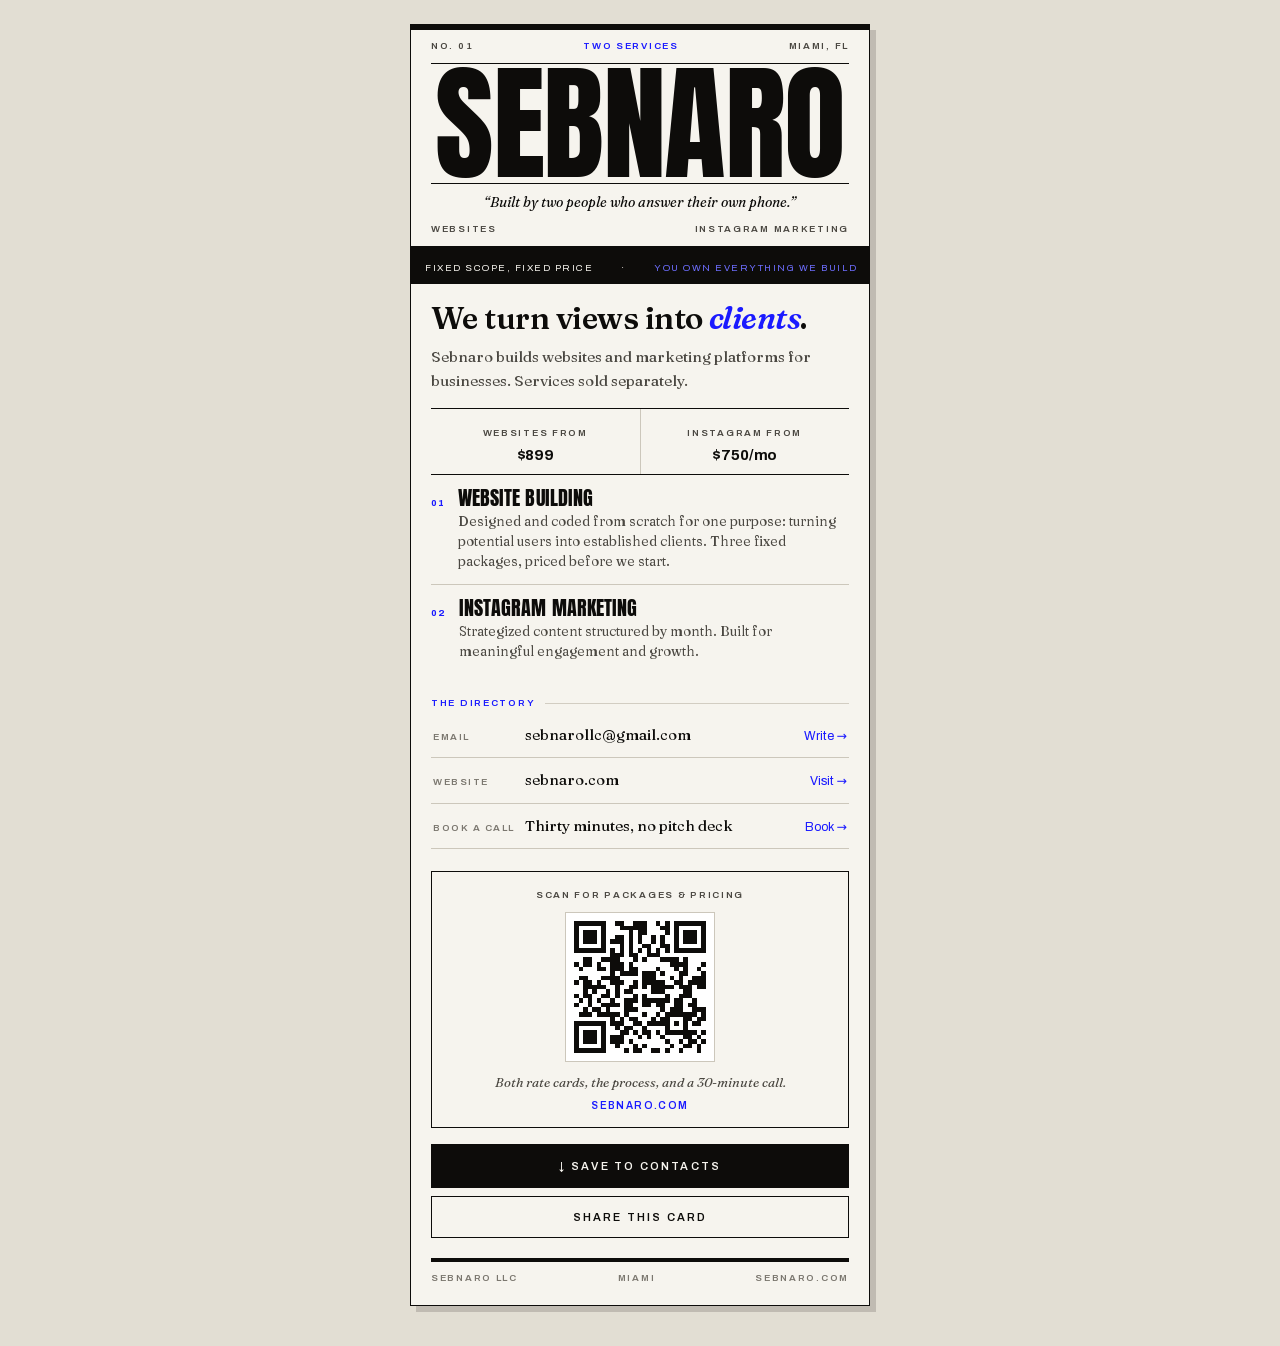
<file: card/index.html>
<!DOCTYPE html>
<script type="application/json" id="cowork-artifact-meta">
{
  "name": "Sebnaro Business Card",
  "schemaVersion": 1,
  "description": "Sebnaro LLC digital business card — editorial/press style card with both service lines, tap-to-call/email/IG directory, QR code to the website, and a save-to-contacts vCard button.",
  "mcpTools": [],
  "mcpServerNames": []
}
</script>
<html lang="en">
<head>
<meta charset="utf-8">
<meta name="viewport" content="width=device-width, initial-scale=1, viewport-fit=cover">
<title>Sebnaro — Digital Business Card</title>
<meta name="description" content="Sebnaro LLC — websites and Instagram marketing for businesses. Websites from $899, Instagram marketing from $750/mo.">
<meta name="theme-color" content="#F6F4EE">
<meta property="og:title" content="Sebnaro — Websites &amp; Instagram Marketing">
<meta property="og:description" content="Built by two people who answer their own phone.">
<link rel="canonical" href="https://sebnaro.com/card">
<meta property="og:url" content="https://sebnaro.com/card">
<!-- Anton stays embedded below: the masthead is sized in container units and
     overflows the card if it ever falls back. Everything else is shared. -->
<link rel="preload" as="font" type="font/woff2" href="/fonts/archivo-400.woff2" crossorigin>
<link rel="stylesheet" href="/assets/fonts.css">
<style>
@font-face{font-family:'Anton';font-style:normal;font-weight:400;font-display:swap;
src:url([data-uri]) format('woff2');}
:root{
    --paper:#F6F4EE;
    --paper-2:#EDEAE1;
    --ink:#0D0C0A;
    --ink-60:#4A4741;
    --ink-40:#7B776F;
    --rule:#CCC7BB;
    --blue:#1A1AFF;
    --display:"Anton","Impact","Haettenschweiler","Arial Narrow",system-ui,sans-serif;
    --serif:"Fraunces",Georgia,"Times New Roman",serif;
    --sans:"Archivo",system-ui,-apple-system,"Segoe UI",sans-serif;
  }
  *{box-sizing:border-box;-webkit-tap-highlight-color:transparent}
  html,body{margin:0;padding:0}
  body{
    background:#E2DED3;
    color:var(--ink);
    font-family:var(--serif);
    font-optical-sizing:auto;
    font-size:16px;
    line-height:1.5;
    -webkit-font-smoothing:antialiased;
    display:flex;
    justify-content:center;
    align-items:flex-start;
    padding:24px 16px 40px;
    min-height:100vh;
  }
  .card{
    width:100%;
    max-width:460px;
    background:var(--paper);
    border:1px solid var(--ink);
    box-shadow:6px 6px 0 rgba(13,12,10,.16);
    padding:0 20px 20px;
    position:relative;
    container-type:inline-size;
  }
  .label{
    font-family:var(--sans);
    font-size:9.5px;
    font-weight:600;
    letter-spacing:.18em;
    text-transform:uppercase;
    color:var(--ink-60);
    white-space:nowrap;
  }
  .rule{height:1px;background:var(--ink);opacity:.85}
  .rule--thin{background:var(--rule)}

  /* ── Masthead ─────────────────────────── */
  .topbar{height:5px;background:var(--ink);margin:0 -20px}
  .kicker{
    display:flex;justify-content:space-between;align-items:center;gap:8px;
    padding:9px 0 8px;
  }
  .kicker .mid{color:var(--blue)}
  .masthead{
    font-family:var(--display);
    font-weight:400;
    font-size:clamp(56px,17.5vw,80px);
    font-size:30.5cqw;
    line-height:.84;
    letter-spacing:-.012em;
    text-align:center;
    margin:2px 0 6px;
    padding-top:6px;
    border-top:1px solid var(--ink);
    text-transform:uppercase;
  }
  .tagline{
    font-family:var(--serif);
    font-style:italic;
    font-weight:400;
    font-size:14px;
    text-align:center;
    padding:8px 0 9px;
    border-top:1px solid var(--ink);
  }
  .servicerow{
    display:flex;justify-content:space-between;align-items:center;
    padding-bottom:9px;
  }
  .ticker{
    margin:0 -20px;
    background:var(--ink);
    color:var(--paper);
    overflow:hidden;
    white-space:nowrap;
  }
  .ticker__track{display:inline-block;padding:7px 0;animation:slide 26s linear infinite}
  .ticker span{
    font-family:var(--sans);
    font-size:9.5px;font-weight:500;letter-spacing:.16em;text-transform:uppercase;
    padding:0 14px;
  }
  .ticker b{color:#6E6EFF;font-weight:500}
  @keyframes slide{from{transform:translateX(0)}to{transform:translateX(-50%)}}
  @media (prefers-reduced-motion:reduce){.ticker__track{animation:none}}

  /* ── Lede ─────────────────────────── */
  .lede{padding:18px 0 0}
  .lede h1{
    font-family:var(--serif);
    font-weight:700;
    font-size:clamp(26px,7.6vw,31px);
    line-height:1.06;
    letter-spacing:-.017em;
    margin:0 0 11px;
  }
  .lede h1 em{font-style:italic;color:var(--blue);font-weight:600}
  .lede p{margin:0;font-size:15px;line-height:1.55;color:var(--ink-60)}

  /* ── Price strip ─────────────────────────── */
  .prices{
    display:flex;margin-top:16px;
    border-top:1px solid var(--ink);border-bottom:1px solid var(--ink);
  }
  .prices div{flex:1;padding:9px 0 8px;text-align:center}
  .prices div+div{border-left:1px solid var(--rule)}
  .prices .amt{
    font-family:var(--sans);font-weight:700;font-size:15px;letter-spacing:-.01em;
    display:block;margin-top:2px;
  }

  /* ── Services ─────────────────────────── */
  .svc{padding:13px 0;border-bottom:1px solid var(--rule);display:flex;gap:12px;align-items:baseline}
  .svc:last-of-type{border-bottom:0}
  .svc__no{
    font-family:var(--sans);font-size:9.5px;font-weight:700;letter-spacing:.14em;
    color:var(--blue);flex:0 0 auto;padding-top:3px;
  }
  .svc__name{
    font-family:var(--display);font-weight:400;text-transform:uppercase;
    font-size:20px;letter-spacing:.005em;line-height:1;margin:0 0 4px;
  }
  .svc__desc{margin:0;font-size:13.5px;line-height:1.45;color:var(--ink-60)}

  /* ── Directory ─────────────────────────── */
  .section-head{display:flex;align-items:center;gap:10px;margin:22px 0 2px}
  .section-head .label{color:var(--blue);white-space:nowrap}
  .section-head .rule{flex:1}
  .dir{list-style:none;margin:0;padding:0}
  .dir li{border-bottom:1px solid var(--rule)}
  .dir a{display:flex;align-items:baseline;gap:10px;padding:11px 2px;text-decoration:none;color:var(--ink)}
  .dir a:active{background:var(--paper-2)}
  .dir .k{
    font-family:var(--sans);font-size:9.5px;font-weight:600;
    letter-spacing:.16em;text-transform:uppercase;color:var(--ink-40);flex:0 0 82px;
    line-height:1.4;
  }
  .dir .v{font-size:15px;flex:1;overflow-wrap:anywhere}
  .dir .go{font-family:var(--sans);font-size:12.5px;font-weight:500;color:var(--blue);flex:0 0 auto}

  /* ── QR ─────────────────────────── */
  .qr{margin-top:22px;border:1px solid var(--ink);padding:16px 16px 14px;text-align:center}
  .qr__label{margin-bottom:10px}
  .qr__frame{
    width:150px;height:150px;margin:0 auto;display:block;
    background:#fff;padding:8px;border:1px solid var(--rule);
  }
  .qr__frame svg{width:100%;height:100%;display:block;shape-rendering:crispEdges}
  .qr__cap{font-family:var(--serif);font-style:italic;font-size:13px;margin:11px 0 0;color:var(--ink-60)}
  .qr__url{font-family:var(--sans);font-size:10px;font-weight:600;letter-spacing:.14em;text-transform:uppercase;color:var(--blue);margin-top:5px}

  /* ── Buttons ─────────────────────────── */
  .save,.share{
    display:block;width:100%;
    font-family:var(--sans);font-size:11px;font-weight:600;
    letter-spacing:.2em;text-transform:uppercase;
    padding:15px 12px;cursor:pointer;border:1px solid var(--ink);
  }
  .save{margin-top:16px;background:var(--ink);color:var(--paper);transition:background .15s}
  .save:hover{background:var(--blue);border-color:var(--blue)}
  .save:active{transform:translateY(1px)}
  .share{margin-top:8px;background:transparent;color:var(--ink);padding:14px 12px}
  .share:hover{background:var(--paper-2)}

  .colophon{
    margin-top:20px;padding-top:9px;border-top:4px solid var(--ink);
    display:flex;justify-content:space-between;align-items:center;gap:8px;
  }
  .colophon .label{color:var(--ink-40)}
  .toast{
    position:fixed;left:50%;bottom:26px;transform:translateX(-50%) translateY(14px);
    background:var(--ink);color:var(--paper);
    font-family:var(--sans);font-size:10.5px;letter-spacing:.16em;text-transform:uppercase;
    padding:11px 18px;opacity:0;pointer-events:none;transition:opacity .2s,transform .2s;z-index:9;
  }
  .toast.on{opacity:1;transform:translateX(-50%) translateY(0)}
</style>
</head>
<body>
<main class="card">
  <div class="topbar"></div>

  <div class="kicker">
    <span class="label">No. 01</span>
    <span class="label mid">Two Services</span>
    <span class="label">Miami, FL</span>
  </div>

  <h1 class="masthead">Sebnaro</h1>

  <div class="tagline">“Built by two people who answer their own phone.”</div>

  <div class="servicerow">
    <span class="label">Websites</span>
    <span class="label">Instagram Marketing</span>
  </div>

  <div class="ticker">
    <div class="ticker__track">
      <span>Fixed scope, fixed price</span><span>·</span><span><b>You own everything we build</b></span><span>·</span><span>You work directly with the founders</span><span>·</span><span>Live in 30 days, or you don't pay for it</span><span>·</span>
      <span>Fixed scope, fixed price</span><span>·</span><span><b>You own everything we build</b></span><span>·</span><span>You work directly with the founders</span><span>·</span><span>Live in 30 days, or you don't pay for it</span><span>·</span>
    </div>
  </div>

  <section class="lede">
    <h1>We turn views into <em>clients</em>.</h1>
    <p>Sebnaro builds websites and marketing platforms for businesses. Services sold separately.</p>
  </section>

  <div class="prices">
    <div><span class="label">Websites from</span><span class="amt">$899</span></div>
    <div><span class="label">Instagram from</span><span class="amt">$750/mo</span></div>
  </div>

  <section>
    <div class="svc">
      <span class="svc__no">01</span>
      <div>
        <h2 class="svc__name">Website Building</h2>
        <p class="svc__desc">Designed and coded from scratch for one purpose: turning potential users into established clients. Three fixed packages, priced before we start.</p>
      </div>
    </div>
    <div class="svc">
      <span class="svc__no">02</span>
      <div>
        <h2 class="svc__name">Instagram Marketing</h2>
        <p class="svc__desc">Strategized content structured by month. Built for meaningful engagement and growth.</p>
      </div>
    </div>
  </section>

  <div class="section-head">
    <span class="label">The Directory</span>
    <span class="rule rule--thin"></span>
  </div>

  <ul class="dir">
    <li><a href="mailto:sebnarollc@gmail.com?subject=Project%20enquiry%20—%20Sebnaro"><span class="k">Email</span><span class="v">sebnarollc@gmail.com</span><span class="go">Write →</span></a></li>
    <li><a href="https://sebnaro.com" target="_blank" rel="noopener"><span class="k">Website</span><span class="v">sebnaro.com</span><span class="go">Visit →</span></a></li>
    <li><a href="https://sebnaro.com/#contact" target="_blank" rel="noopener"><span class="k">Book a call</span><span class="v">Thirty minutes, no pitch deck</span><span class="go">Book →</span></a></li>
  </ul>

  <section class="qr">
    <div class="label qr__label">Scan for packages &amp; pricing</div>
    <div class="qr__frame">
      <svg xmlns="http://www.w3.org/2000/svg" viewBox="0 0 29 29" role="img" aria-label="QR code linking to sebnaro.com"><path stroke="#0D0C0A" d="M0 0.5h7m2 0h2m2 0h3m2 0h1m1 0h1m1 0h7m-29 1h1m5 0h1m3 0h6m3 0h2m1 0h1m5 0h1m-29 1h1m1 0h3m1 0h1m5 0h1m1 0h2m4 0h1m1 0h1m1 0h3m1 0h1m-29 1h1m1 0h3m1 0h1m2 0h2m1 0h1m1 0h1m2 0h1m1 0h1m2 0h1m1 0h3m1 0h1m-29 1h1m1 0h3m1 0h1m1 0h3m1 0h1m1 0h1m2 0h1m1 0h1m2 0h1m1 0h3m1 0h1m-29 1h1m5 0h1m3 0h1m1 0h1m2 0h2m2 0h2m1 0h1m5 0h1m-29 1h7m1 0h1m1 0h1m1 0h1m1 0h1m1 0h1m1 0h1m1 0h1m1 0h7m-21 1h3m1 0h2m2 0h3m-17 1h2m2 0h4m3 0h1m1 0h1m3 0h4m1 0h1m-25 1h1m1 0h2m1 0h1m2 0h3m1 0h1m8 0h4m3 0h1m-28 1h1m3 0h2m1 0h3m1 0h2m4 0h1m3 0h1m1 0h1m2 0h1m-20 1h1m1 0h4m1 0h3m1 0h1m3 0h2m3 0h1m-28 1h2m3 0h4m5 0h3m3 0h1m1 0h1m2 0h3m-29 1h1m1 0h2m1 0h1m2 0h3m2 0h1m1 0h5m2 0h2m1 0h4m-27 1h5m2 0h1m2 0h2m1 0h1m1 0h5m1 0h3m1 0h2m-27 1h1m1 0h1m2 0h1m1 0h1m1 0h2m4 0h3m4 0h2m-26 1h1m1 0h2m2 0h2m1 0h1m3 0h1m1 0h1m4 0h1m2 0h3m-25 1h1m1 0h1m1 0h1m2 0h1m2 0h3m1 0h6m1 0h2m2 0h1m-27 1h1m2 0h1m2 0h4m1 0h2m2 0h2m1 0h2m2 0h2m1 0h2m-25 1h1m1 0h2m1 0h1m3 0h3m5 0h1m1 0h3m2 0h3m-28 1h3m1 0h5m1 0h1m3 0h1m2 0h1m1 0h7m1 0h1m-21 1h1m1 0h1m1 0h2m3 0h1m1 0h2m3 0h2m1 0h2m-29 1h7m1 0h3m2 0h2m1 0h5m1 0h1m1 0h1m1 0h2m-28 1h1m5 0h1m2 0h1m1 0h2m2 0h1m4 0h1m3 0h1m-25 1h1m1 0h3m1 0h1m3 0h2m1 0h1m1 0h2m1 0h1m1 0h7m1 0h1m-29 1h1m1 0h3m1 0h1m1 0h3m3 0h1m1 0h1m2 0h1m4 0h2m1 0h1m-28 1h1m1 0h3m1 0h1m1 0h3m1 0h1m7 0h1m2 0h1m1 0h2m1 0h1m-29 1h1m5 0h1m2 0h1m3 0h1m1 0h1m5 0h1m2 0h2m1 0h1m-28 1h7m4 0h1m1 0h2m2 0h2m1 0h1m2 0h1m3 0h1"/></svg>
    </div>
    <p class="qr__cap">Both rate cards, the process, and a 30-minute call.</p>
    <div class="qr__url">sebnaro.com</div>
  </section>

  <button class="save" id="saveBtn">↓ Save to contacts</button>
  <button class="share" id="shareBtn">Share this card</button>

  <div class="colophon">
    <span class="label">Sebnaro LLC</span>
    <span class="label">Miami</span>
    <span class="label">sebnaro.com</span>
  </div>
</main>

<div class="toast" id="toast">Copied</div>

<script>
(function(){
  var toastEl = document.getElementById('toast');
  function toast(msg){
    toastEl.textContent = msg;
    toastEl.classList.add('on');
    setTimeout(function(){ toastEl.classList.remove('on'); }, 1900);
  }

  var vcard = [
    'BEGIN:VCARD',
    'VERSION:3.0',
    'N:;Sebnaro;;;',
    'FN:Sebnaro',
    'ORG:Sebnaro LLC',
    'TITLE:Websites & Instagram Marketing',
    'EMAIL;TYPE=WORK:sebnarollc@gmail.com',
    'URL:https://sebnaro.com',
    'ADR;TYPE=WORK:;;;Miami;FL;;USA',
    'NOTE:Websites from $899. Instagram marketing from $750/mo. Services sold separately.',
    'END:VCARD'
  ].join('\r\n');

  document.getElementById('saveBtn').addEventListener('click', function(){
    var blob = new Blob([vcard], {type:'text/vcard;charset=utf-8'});
    var url = URL.createObjectURL(blob);
    var a = document.createElement('a');
    a.href = url; a.download = 'Sebnaro.vcf';
    document.body.appendChild(a); a.click(); document.body.removeChild(a);
    setTimeout(function(){ URL.revokeObjectURL(url); }, 1500);
    toast('Contact downloaded');
  });

  document.getElementById('shareBtn').addEventListener('click', function(){
    var data = {
      title: 'Sebnaro — Websites & Instagram Marketing',
      text: 'Built by two people who answer their own phone.',
      url: window.location.href
    };
    if (navigator.share) { navigator.share(data).catch(function(){}); }
    else if (navigator.clipboard) { navigator.clipboard.writeText(window.location.href).then(function(){ toast('Link copied'); }); }
    else { toast(window.location.href); }
  });
})();
</script>
</body>
</html>
</file>
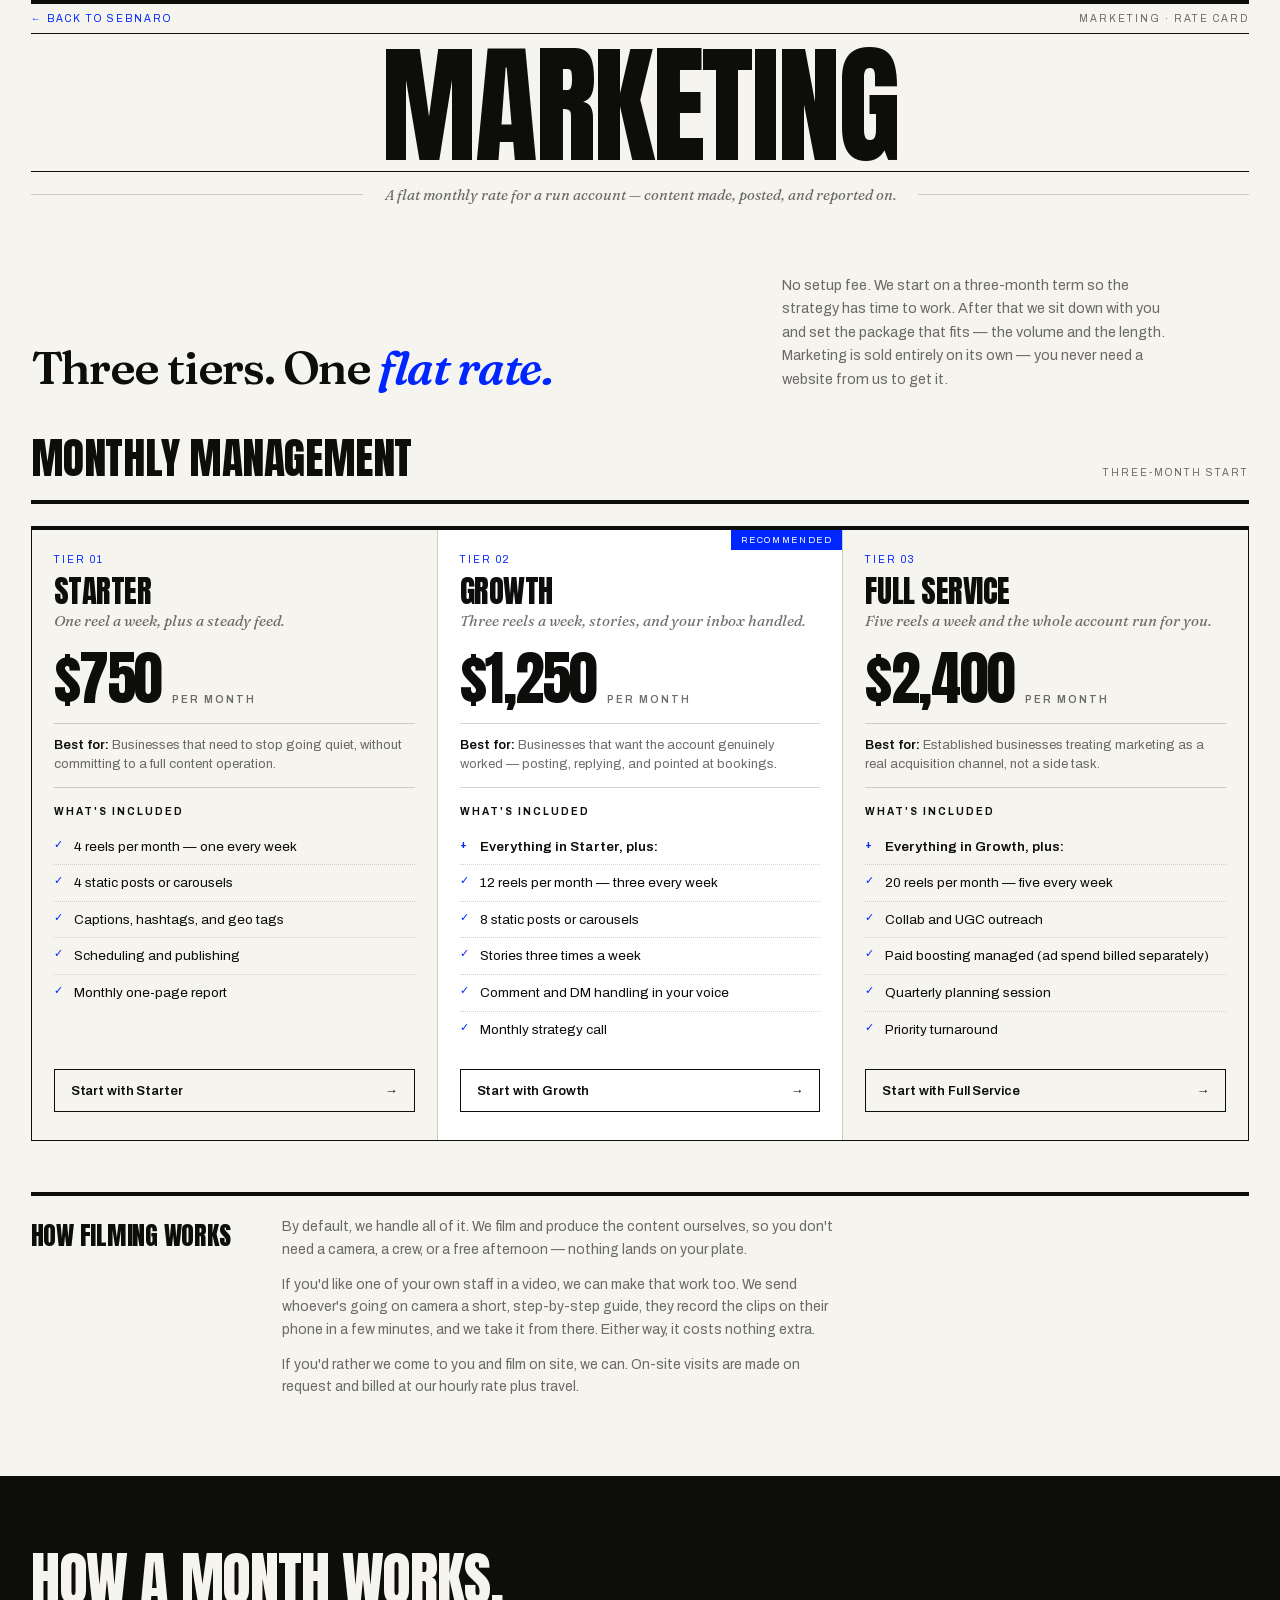
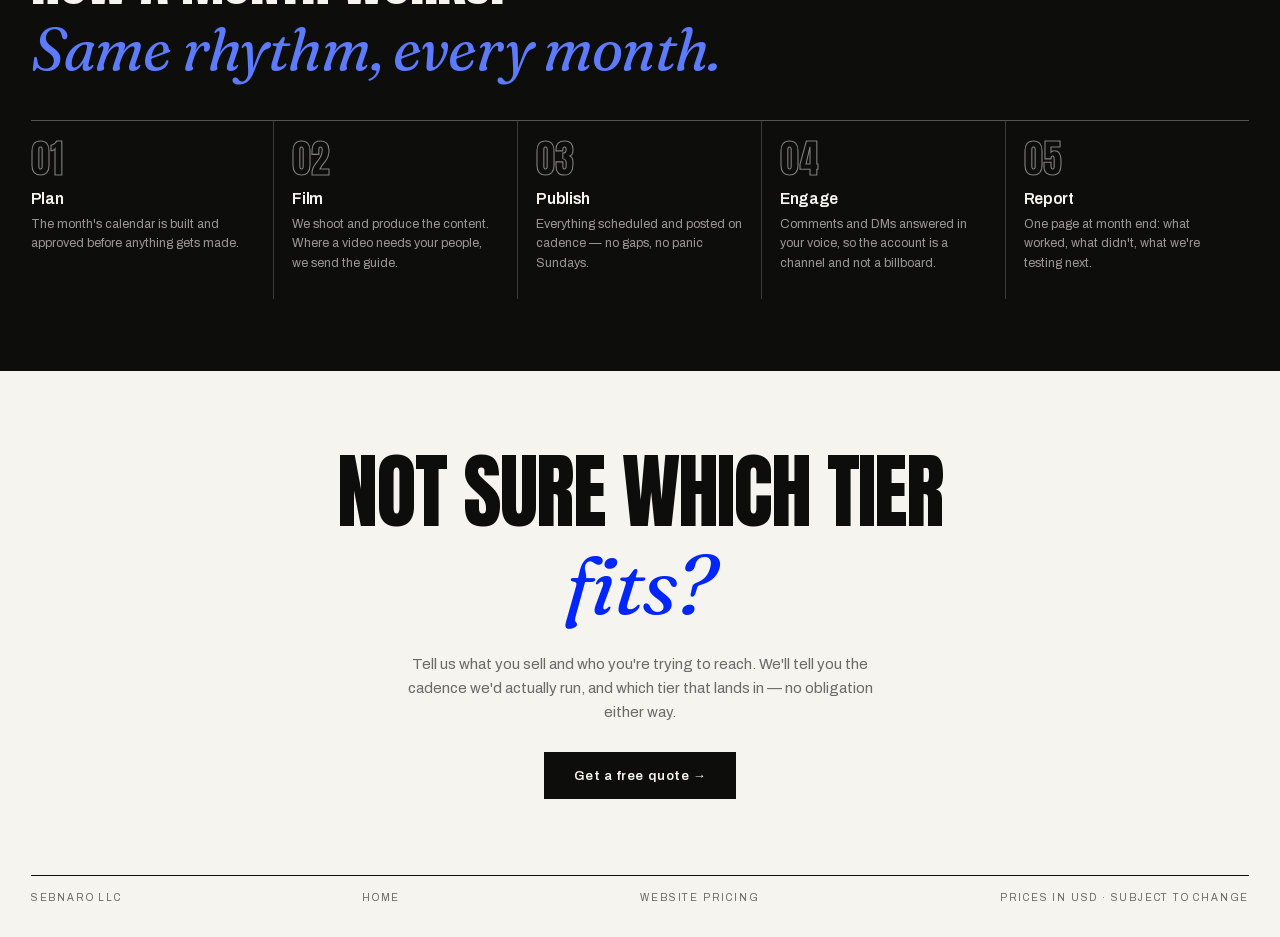
<file: instagram-pricing.html>
<!DOCTYPE html>
<html lang="en">
<head>
<meta charset="utf-8">
<meta name="viewport" content="width=device-width, initial-scale=1">
<title>Marketing Pricing — Sebnaro</title>
<meta name="description" content="Sebnaro marketing rates. Starter $750, Growth $1,250, Full Service $2,400 a month. Three-month start, then a package we set with you.">
<!-- Type is self-hosted: see /assets/fonts.css. Preloading the faces that
     render above the fold so they start downloading before the CSS parses. -->
<link rel="preload" as="font" type="font/woff2" href="/fonts/anton-400.woff2" crossorigin>
<link rel="preload" as="font" type="font/woff2" href="/fonts/fraunces-var.woff2" crossorigin>
<link rel="preload" as="font" type="font/woff2" href="/fonts/archivo-400.woff2" crossorigin>
<link rel="stylesheet" href="/assets/fonts.css">
<link rel="stylesheet" href="/assets/rate-card.css">
<style>
  /* everything else lives in /assets/rate-card.css; MARKETING is a longer word
     than PRICING, so this page needs its own masthead size */
  .masthead{font-size:clamp(30px,10.1vw,165px)}
</style>
</head>
<body>

<div class="wrap">
  <div class="rule thick"></div>
  <div class="dateline">
    <span><a href="index.html">← Back to Sebnaro</a></span>
    <span>Marketing · Rate Card</span>
  </div>
  <div class="rule"></div>
  <div class="masthead">MARKETING</div>
  <div class="rule"></div>
  <div class="subhead">
    <span class="hr"></span>
    <span class="mid">A flat monthly rate for a run account — content made, posted, and reported on.</span>
    <span class="hr"></span>
  </div>

  <section class="intro">
    <h1>Three tiers. One <em>flat rate.</em></h1>
    <p>No setup fee. We start on a three-month term so the strategy has time to work. After that we sit down with you and set the package that fits — the volume and the length. Marketing is sold entirely on its own — you never need a website from us to get it.</p>
  </section>

  <div class="sec-head" style="margin-bottom:22px">
    <h3>Monthly Management</h3>
    <span>Three-month start</span>
  </div>

<div class="packs">
      <div class="pack">
        <span class="tier">Tier 01</span>
        <h2>Starter</h2>
        <div class="kind">One reel a week, plus a steady feed.</div>
        <div class="price">$750 <span>per month</span></div>
        <div class="best"><b>Best for:</b> Businesses that need to stop going quiet, without committing to a full content operation.</div>
        <h4>What's included</h4>
        <ul>
          <li>4 reels per month — one every week</li>
          <li>4 static posts or carousels</li>
          <li>Captions, hashtags, and geo tags</li>
          <li>Scheduling and publishing</li>
          <li>Monthly one-page report</li>
        </ul>
        <a class="go" href="index.html#contact">Start with Starter <span>&rarr;</span></a>
      </div>

      <div class="pack feature">
        <span class="tier">Tier 02</span>
        <h2>Growth</h2>
        <div class="kind">Three reels a week, stories, and your inbox handled.</div>
        <div class="price">$1,250 <span>per month</span></div>
        <div class="best"><b>Best for:</b> Businesses that want the account genuinely worked — posting, replying, and pointed at bookings.</div>
        <h4>What's included</h4>
        <ul>
          <li class="plus">Everything in Starter, plus:</li>
          <li>12 reels per month — three every week</li>
          <li>8 static posts or carousels</li>
          <li>Stories three times a week</li>
          <li>Comment and DM handling in your voice</li>
          <li>Monthly strategy call</li>
        </ul>
        <a class="go" href="index.html#contact">Start with Growth <span>&rarr;</span></a>
      </div>

      <div class="pack">
        <span class="tier">Tier 03</span>
        <h2>Full Service</h2>
        <div class="kind">Five reels a week and the whole account run for you.</div>
        <div class="price">$2,400 <span>per month</span></div>
        <div class="best"><b>Best for:</b> Established businesses treating marketing as a real acquisition channel, not a side task.</div>
        <h4>What's included</h4>
        <ul>
          <li class="plus">Everything in Growth, plus:</li>
          <li>20 reels per month — five every week</li>
          <li>Collab and UGC outreach</li>
          <li>Paid boosting managed (ad spend billed separately)</li>
          <li>Quarterly planning session</li>
          <li>Priority turnaround</li>
        </ul>
        <a class="go" href="index.html#contact">Start with Full Service <span>&rarr;</span></a>
      </div>
    </div>



    <div class="filming">
      <div class="fh">How filming works</div>
      <div>
        <p>By default, we handle all of it. We film and produce the content ourselves, so you don't need a camera, a crew, or a free afternoon — nothing lands on your plate.</p>
        <p>If you'd like one of your own staff in a video, we can make that work too. We send whoever's going on camera a short, step-by-step guide, they record the clips on their phone in a few minutes, and we take it from there. Either way, it costs nothing extra.</p>
        <p>If you'd rather we come to you and film on site, we can. On-site visits are made on request and billed at our hourly rate plus travel.</p>
      </div>
    </div>

</div>

<section class="how">
  <div class="wrap">
    <h3>How a month works.<br><em>Same rhythm, every month.</em></h3>
    <div class="steps">
      <div><div class="n">01</div><h4>Plan</h4><p>The month's calendar is built and approved before anything gets made.</p></div>
      <div><div class="n">02</div><h4>Film</h4><p>We shoot and produce the content. Where a video needs your people, we send the guide.</p></div>
      <div><div class="n">03</div><h4>Publish</h4><p>Everything scheduled and posted on cadence — no gaps, no panic Sundays.</p></div>
      <div><div class="n">04</div><h4>Engage</h4><p>Comments and DMs answered in your voice, so the account is a channel and not a billboard.</p></div>
      <div><div class="n">05</div><h4>Report</h4><p>One page at month end: what worked, what didn't, what we're testing next.</p></div>
    </div>
  </div>
</section>

<div class="wrap">
  <section class="close">
    <h2>Not sure which tier <em>fits?</em></h2>
    <p>Tell us what you sell and who you're trying to reach. We'll tell you the cadence we'd actually run, and which tier that lands in — no obligation either way.</p>
    <a class="btn" href="index.html#contact">Get a free quote →</a>
  </section>
  <div class="colophon">
    <span>Sebnaro LLC</span>
    <span><a href="index.html">Home</a></span>
    <span><a href="pricing.html">Website pricing</a></span>
    <span>Prices in USD · Subject to change</span>
  </div>
</div>

</body>
</html>
</file>
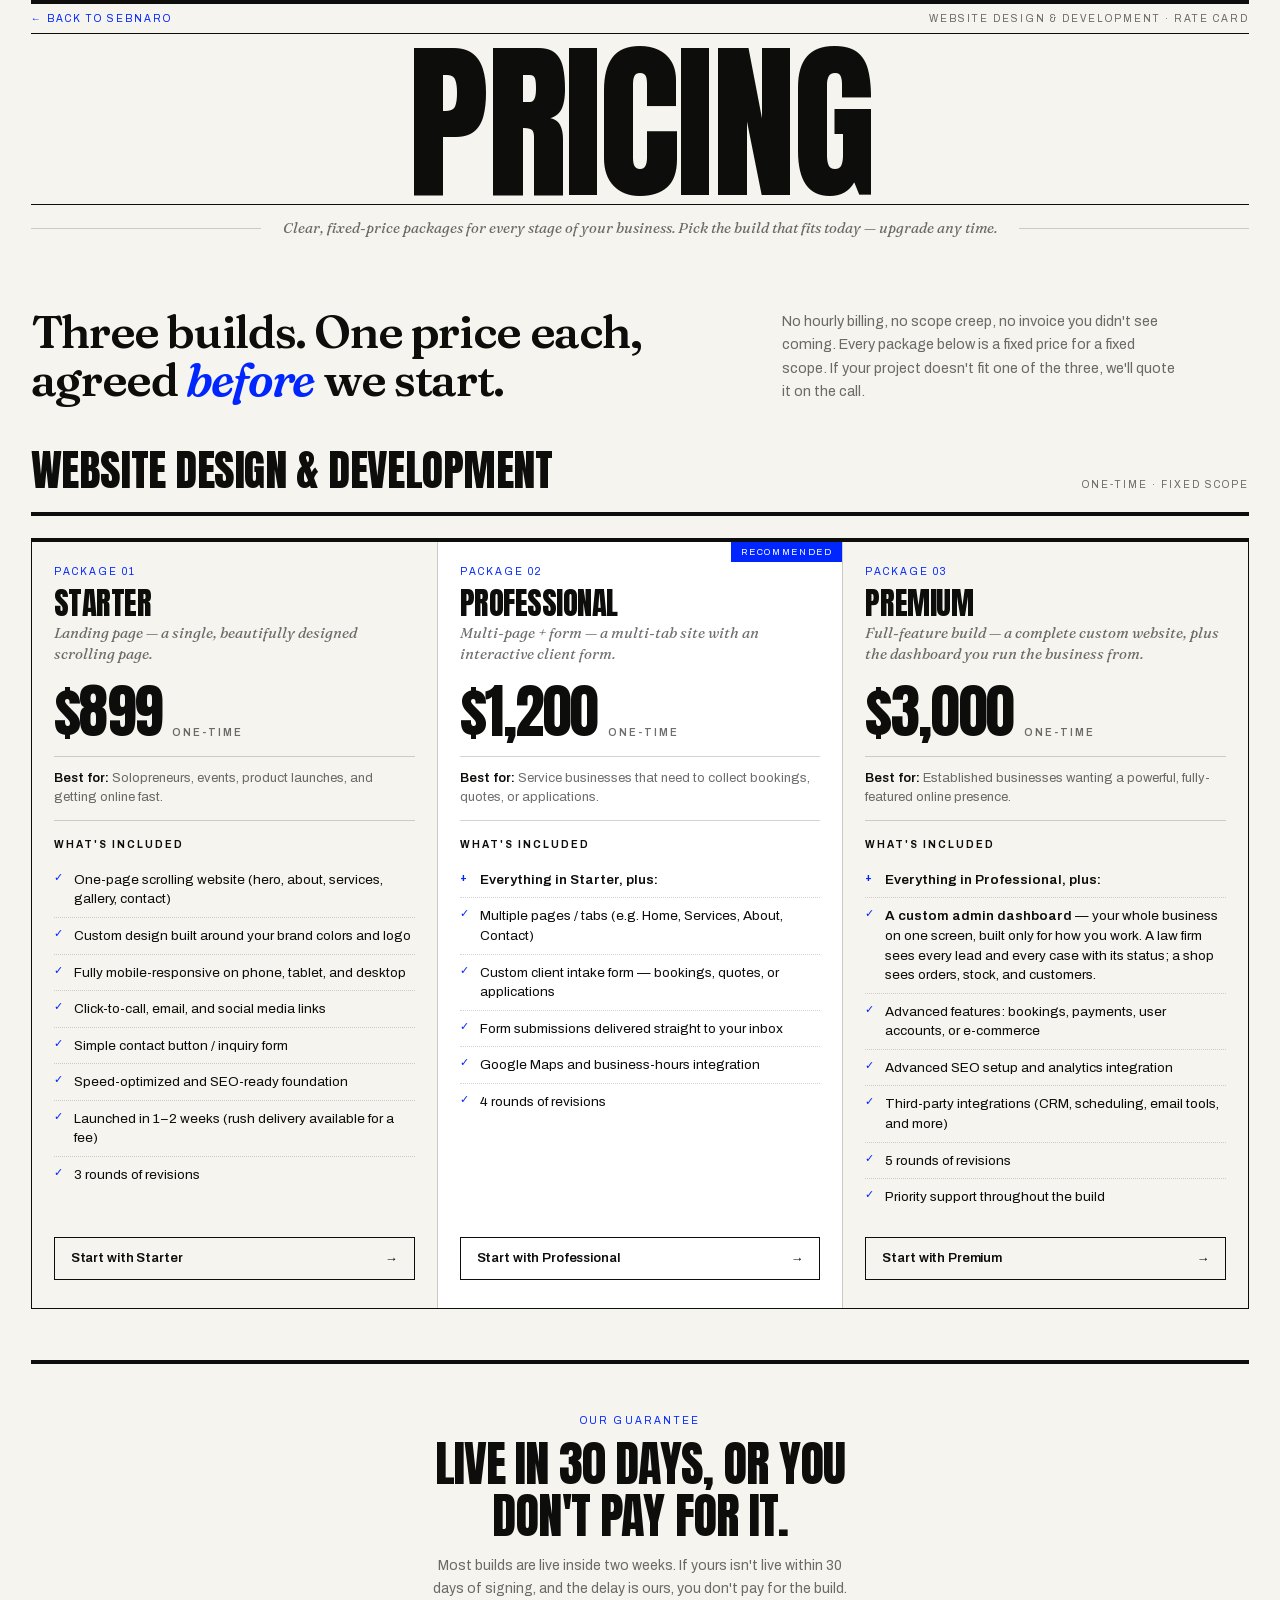
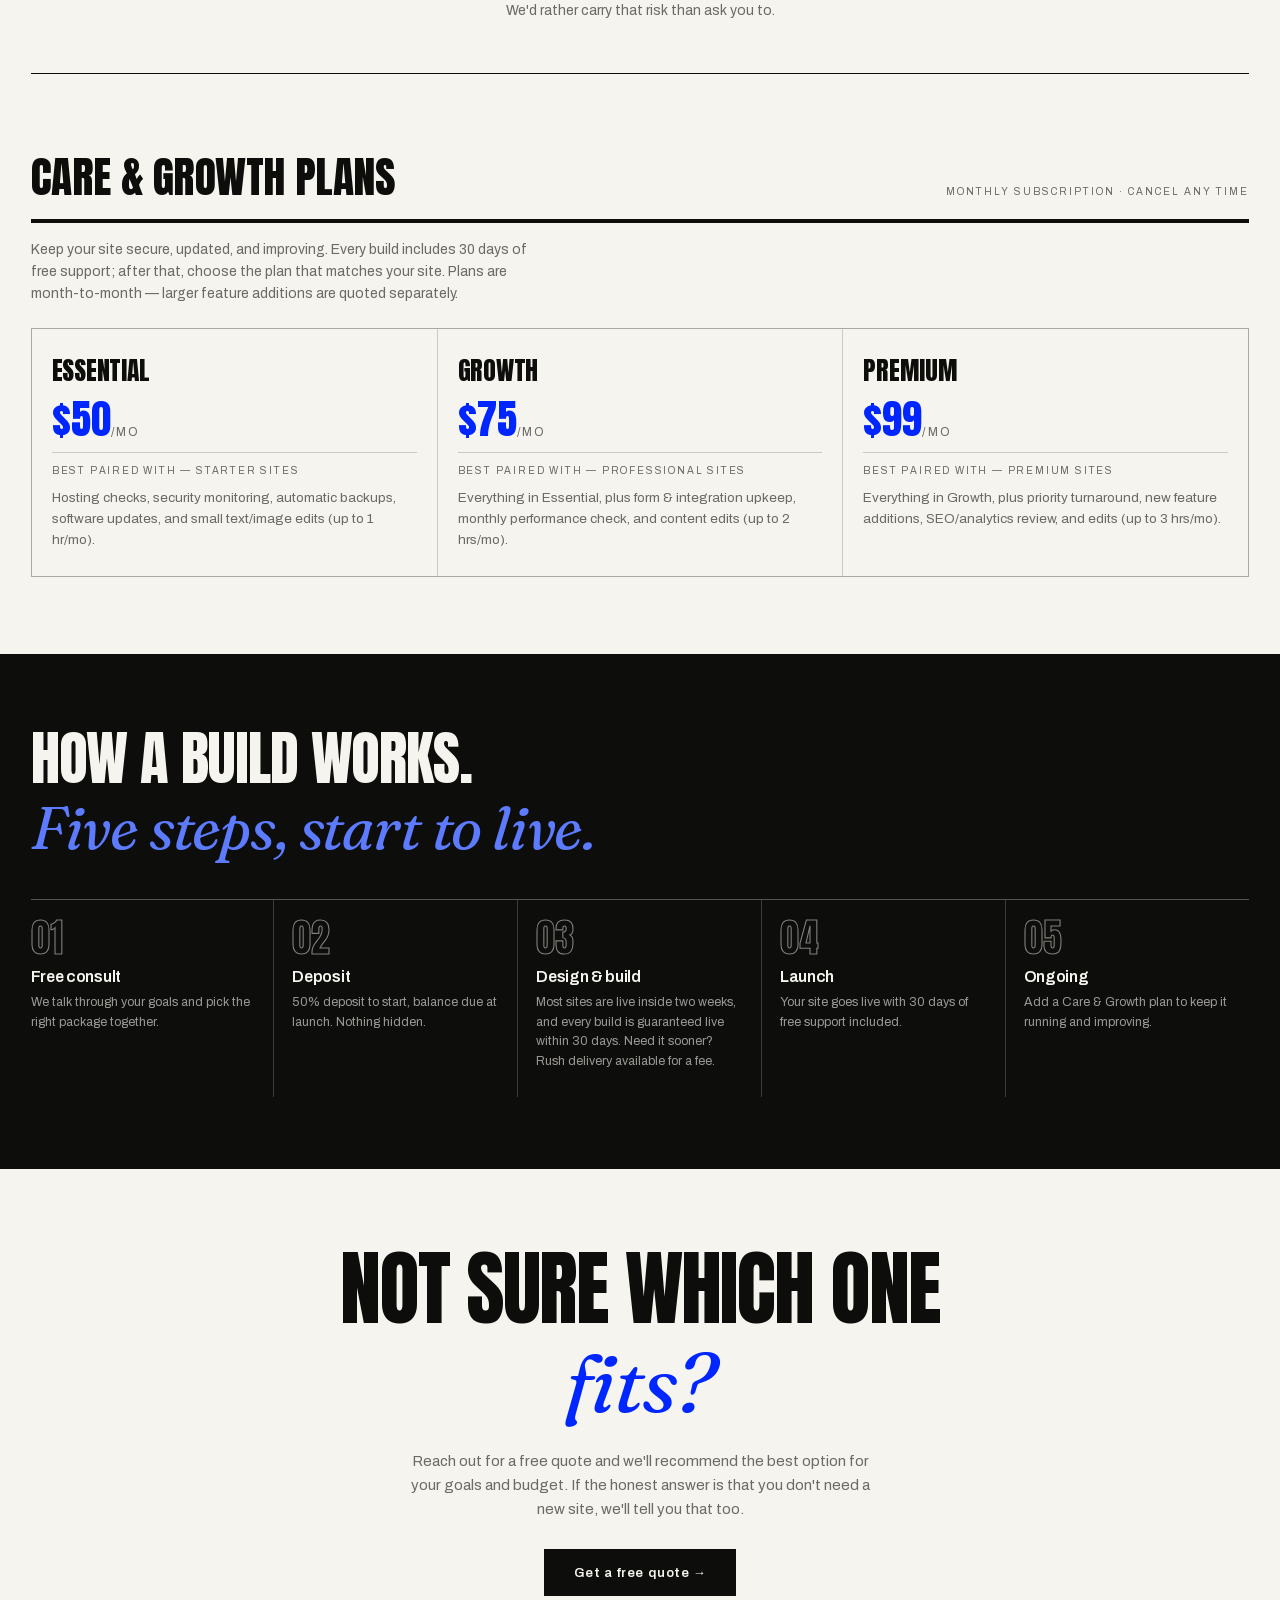
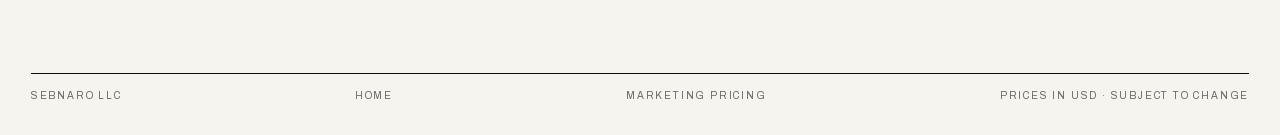
<file: pricing.html>
<!DOCTYPE html>
<html lang="en">
<head>
<meta charset="utf-8">
<meta name="viewport" content="width=device-width, initial-scale=1">
<title>Website Pricing — Sebnaro</title>
<meta name="description" content="Clear, fixed-price website packages from Sebnaro. Starter, Professional and Premium builds, plus monthly Care &amp; Growth plans.">
<!-- Type is self-hosted: see /assets/fonts.css. Preloading the faces that
     render above the fold so they start downloading before the CSS parses. -->
<link rel="preload" as="font" type="font/woff2" href="/fonts/anton-400.woff2" crossorigin>
<link rel="preload" as="font" type="font/woff2" href="/fonts/fraunces-var.woff2" crossorigin>
<link rel="preload" as="font" type="font/woff2" href="/fonts/archivo-400.woff2" crossorigin>
<link rel="stylesheet" href="/assets/fonts.css">
<link rel="stylesheet" href="/assets/rate-card.css">
</head>
<body>

<div class="wrap">
  <div class="rule thick"></div>
  <div class="dateline">
    <span><a href="index.html">← Back to Sebnaro</a></span>
    <span>Website Design &amp; Development · Rate Card</span>
  </div>
  <div class="rule"></div>
  <div class="masthead">PRICING</div>
  <div class="rule"></div>
  <div class="subhead">
    <span class="hr"></span>
    <span class="mid">Clear, fixed-price packages for every stage of your business. Pick the build that fits today — upgrade any time.</span>
    <span class="hr"></span>
  </div>

  <section class="intro">
    <h1>Three builds. One price each, agreed <em>before</em> we start.</h1>
    <p>No hourly billing, no scope creep, no invoice you didn't see coming. Every package below is a fixed price for a fixed scope. If your project doesn't fit one of the three, we'll quote it on the call.</p>
  </section>

  <div class="sec-head" id="websites" style="margin-bottom:22px">
    <h3>Website Design &amp; Development</h3>
    <span>One-time · fixed scope</span>
  </div>

  <!-- PACKAGES -->
  <section class="packs">
    <div class="pack">
      <span class="tier">Package 01</span>
      <h2>Starter</h2>
      <div class="kind">Landing page — a single, beautifully designed scrolling page.</div>
      <div class="price">$899 <span>one-time</span></div>
      <div class="best"><b>Best for:</b> Solopreneurs, events, product launches, and getting online fast.</div>
      <h4>What's included</h4>
      <ul>
        <li>One-page scrolling website (hero, about, services, gallery, contact)</li>
        <li>Custom design built around your brand colors and logo</li>
        <li>Fully mobile-responsive on phone, tablet, and desktop</li>
        <li>Click-to-call, email, and social media links</li>
        <li>Simple contact button / inquiry form</li>
        <li>Speed-optimized and SEO-ready foundation</li>
        <li>Launched in 1–2 weeks (rush delivery available for a fee)</li>
        <li>3 rounds of revisions</li>
      </ul>
      <a class="go" href="index.html#contact">Start with Starter <span>→</span></a>
    </div>

    <div class="pack feature">
      <span class="tier">Package 02</span>
      <h2>Professional</h2>
      <div class="kind">Multi-page + form — a multi-tab site with an interactive client form.</div>
      <div class="price">$1,200 <span>one-time</span></div>
      <div class="best"><b>Best for:</b> Service businesses that need to collect bookings, quotes, or applications.</div>
      <h4>What's included</h4>
      <ul>
        <li class="plus">Everything in Starter, plus:</li>
        <li>Multiple pages / tabs (e.g. Home, Services, About, Contact)</li>
        <li>Custom client intake form — bookings, quotes, or applications</li>
        <li>Form submissions delivered straight to your inbox</li>
        <li>Google Maps and business-hours integration</li>
        <li>4 rounds of revisions</li>
      </ul>
      <a class="go" href="index.html#contact">Start with Professional <span>→</span></a>
    </div>

    <div class="pack">
      <span class="tier">Package 03</span>
      <h2>Premium</h2>
      <div class="kind">Full-feature build — a complete custom website, plus the dashboard you run the business from.</div>
      <div class="price">$3,000 <span>one-time</span></div>
      <div class="best"><b>Best for:</b> Established businesses wanting a powerful, fully-featured online presence.</div>
      <h4>What's included</h4>
      <ul>
        <li class="plus">Everything in Professional, plus:</li>
        <li><b>A custom admin dashboard</b> — your whole business on one screen, built only for how you work. A law firm sees every lead and every case with its status; a shop sees orders, stock, and customers.</li>
        <li>Advanced features: bookings, payments, user accounts, or e-commerce</li>
        <li>Advanced SEO setup and analytics integration</li>
        <li>Third-party integrations (CRM, scheduling, email tools, and more)</li>
        <li>5 rounds of revisions</li>
        <li>Priority support throughout the build</li>
      </ul>
      <a class="go" href="index.html#contact">Start with Premium <span>→</span></a>
    </div>
  </section>

  <!-- CARE PLANS -->
  <section class="promise" style="border-top:4px solid var(--ink);border-bottom:1px solid var(--ink);padding:clamp(30px,4vw,56px) 0;text-align:center;margin-top:clamp(34px,4vw,60px)">
    <div style="font-size:10px;letter-spacing:.22em;text-transform:uppercase;color:var(--press)">Our guarantee</div>
    <h3 style="font-family:var(--display);font-weight:400;font-size:clamp(24px,3.8vw,54px);line-height:1.06;text-transform:uppercase;letter-spacing:-.02em;margin:12px auto 14px;max-width:20ch">Live in 30 days, or you don't pay for it.</h3>
    <p style="font-size:14px;line-height:1.6;color:var(--dim);max-width:54ch;margin:0 auto">Most builds are live inside two weeks. If yours isn't live within 30 days of signing, and the delay is ours, you don't pay for the build. We'd rather carry that risk than ask you to.</p>
  </section>

  <section class="care">
    <div class="sec-head">
      <h3>Care &amp; Growth Plans</h3>
      <span>Monthly subscription · cancel any time</span>
    </div>
    <p class="note">Keep your site secure, updated, and improving. Every build includes 30 days of free support; after that, choose the plan that matches your site. Plans are month-to-month — larger feature additions are quoted separately.</p>
    <div class="plans">
      <div class="plan">
        <div class="n">Essential</div>
        <div class="amt">$50<span style="font-family:var(--sans);font-size:12px;letter-spacing:.14em;color:var(--dim)">/MO</span></div>
        <div class="pair">Best paired with — Starter sites</div>
        <p>Hosting checks, security monitoring, automatic backups, software updates, and small text/image edits (up to 1 hr/mo).</p>
      </div>
      <div class="plan">
        <div class="n">Growth</div>
        <div class="amt">$75<span style="font-family:var(--sans);font-size:12px;letter-spacing:.14em;color:var(--dim)">/MO</span></div>
        <div class="pair">Best paired with — Professional sites</div>
        <p>Everything in Essential, plus form &amp; integration upkeep, monthly performance check, and content edits (up to 2 hrs/mo).</p>
      </div>
      <div class="plan">
        <div class="n">Premium</div>
        <div class="amt">$99<span style="font-family:var(--sans);font-size:12px;letter-spacing:.14em;color:var(--dim)">/MO</span></div>
        <div class="pair">Best paired with — Premium sites</div>
        <p>Everything in Growth, plus priority turnaround, new feature additions, SEO/analytics review, and edits (up to 3 hrs/mo).</p>
      </div>
    </div>
  </section>
</div>

<!-- HOW IT WORKS -->
<section class="how">
  <div class="wrap">
    <h3>How a build works.<br><em>Five steps, start to live.</em></h3>
    <div class="steps">
      <div><div class="n">01</div><h4>Free consult</h4><p>We talk through your goals and pick the right package together.</p></div>
      <div><div class="n">02</div><h4>Deposit</h4><p>50% deposit to start, balance due at launch. Nothing hidden.</p></div>
      <div><div class="n">03</div><h4>Design &amp; build</h4><p>Most sites are live inside two weeks, and every build is guaranteed live within 30 days. Need it sooner? Rush delivery available for a fee.</p></div>
      <div><div class="n">04</div><h4>Launch</h4><p>Your site goes live with 30 days of free support included.</p></div>
      <div><div class="n">05</div><h4>Ongoing</h4><p>Add a Care &amp; Growth plan to keep it running and improving.</p></div>
    </div>
  </div>
</section>

<div class="wrap">
  <section class="close">
    <h2>Not sure which one <em>fits?</em></h2>
    <p>Reach out for a free quote and we'll recommend the best option for your goals and budget. If the honest answer is that you don't need a new site, we'll tell you that too.</p>
    <a class="btn" href="index.html#contact">Get a free quote →</a>
  </section>
  <div class="colophon">
    <span>Sebnaro LLC</span>
    <span><a href="index.html">Home</a></span>
    <span><a href="instagram-pricing.html">Marketing pricing</a></span>
    <span>Prices in USD · Subject to change</span>
  </div>
</div>

</body>
</html>
</file>
<file: assets/fonts.css>
/* Sebnaro type, self-hosted.
   Previously pulled from fonts.googleapis.com, which cost every visitor two extra
   DNS + TLS handshakes and a render-blocking stylesheet before any font could start
   downloading. These are the same Google faces, served from our own origin.

   Subset to the characters this site uses plus Basic Latin, Latin-1 Supplement and
   Latin Extended-A, so accented names typed into the lead form still render.
   Fraunces is a variable font instanced to the 400-600 weight range, the only
   weights the site asks for. 140 KB -> 111 KB.

   Arrows and the nav caret were never in Google's latin subsets either; they fall
   back to a system face exactly as they always have. */

@font-face{
  font-family:'Anton';
  font-style:normal; font-weight:400; font-display:swap;
  src:url(/fonts/anton-400.woff2) format('woff2');
}

@font-face{
  font-family:'Archivo';
  font-style:normal; font-weight:400; font-display:swap;
  src:url(/fonts/archivo-400.woff2) format('woff2');
}
@font-face{
  font-family:'Archivo';
  font-style:normal; font-weight:600; font-display:swap;
  src:url(/fonts/archivo-600.woff2) format('woff2');
}
/* 700 is never declared in our CSS; it is what <b> and <strong> resolve to. */
@font-face{
  font-family:'Archivo';
  font-style:normal; font-weight:700; font-display:swap;
  src:url(/fonts/archivo-700.woff2) format('woff2');
}

@font-face{
  font-family:'Fraunces';
  font-style:normal; font-weight:400 600; font-display:swap;
  src:url(/fonts/fraunces-var.woff2) format('woff2');
}
@font-face{
  font-family:'Fraunces';
  font-style:italic; font-weight:400 600; font-display:swap;
  src:url(/fonts/fraunces-var-italic.woff2) format('woff2');
}
</file>
<file: assets/rate-card.css>
/* Shared by pricing.html (website packages) and instagram-pricing.html (marketing
   tiers). These two stylesheets were byte-identical apart from one masthead
   font-size, and they had already drifted apart once, which is how the 30-day
   guarantee copy went stale on one page. One file now, so that cannot happen again.
   The marketing page keeps its own .masthead override inline. */

:root{
    --paper:#F6F4EE;--ink:#0D0D0B;--dim:rgba(13,13,11,.6);--hair:rgba(13,13,11,.18);--press:#0026FF;
    --display:'Anton',Impact,'Arial Narrow',sans-serif;
    --serif:'Fraunces',Georgia,'Times New Roman',serif;
    --sans:'Archivo',-apple-system,BlinkMacSystemFont,'Segoe UI',Helvetica,Arial,sans-serif;
  }
  *{box-sizing:border-box;margin:0;padding:0}
  html{scroll-behavior:smooth}
  body{background:var(--paper);color:var(--ink);font-family:var(--sans);overflow-x:hidden;-webkit-font-smoothing:antialiased}
  ::selection{background:var(--press);color:#fff}
  .wrap{max-width:1440px;margin:0 auto;padding:0 clamp(14px,2.4vw,34px)}
  .rule{height:1px;background:var(--ink)} .rule.thick{height:4px} .rule.hair{background:var(--hair)}

  .dateline{display:flex;justify-content:space-between;align-items:center;gap:14px;padding:9px 0;
    font-size:10px;letter-spacing:.2em;text-transform:uppercase;color:var(--dim);flex-wrap:wrap}
  .dateline a{color:var(--press);text-decoration:none}
  .dateline a:hover{text-decoration:underline}

  .masthead{font-family:var(--display);font-size:clamp(48px,13.4vw,215px);line-height:.8;letter-spacing:-.02em;
    text-align:center;padding:clamp(10px,1.6vw,22px) 0 clamp(6px,1vw,14px)}
  .subhead{display:grid;grid-template-columns:1fr auto 1fr;align-items:center;gap:22px;padding:14px 0}
  .subhead .hr{height:1px;background:var(--hair)}
  .subhead .mid{font-family:var(--serif);font-style:italic;font-size:clamp(13px,1.15vw,17px);color:var(--dim);text-align:center}

  .intro{padding:clamp(32px,4.4vw,64px) 0 clamp(20px,2.6vw,36px);display:grid;
    grid-template-columns:1.5fr 1fr;gap:clamp(26px,4vw,64px);align-items:end}
  .intro h1{font-family:var(--serif);font-weight:600;font-size:clamp(28px,3.6vw,52px);line-height:1.04;
    letter-spacing:-.03em;max-width:20ch}
  .intro h1 em{font-style:italic;color:var(--press)}
  .intro p{font-size:14.5px;line-height:1.62;color:var(--dim);max-width:44ch}

  /* ---- packages ---- */
  .packs{display:grid;grid-template-columns:repeat(3,1fr);gap:1px;background:var(--hair);
    border:1px solid var(--ink);border-top:4px solid var(--ink)}
  .pack{background:var(--paper);padding:24px 22px 28px;display:flex;flex-direction:column;position:relative}
  .pack .tier{font-size:10px;letter-spacing:.2em;text-transform:uppercase;color:var(--press)}
  .pack h2{font-family:var(--display);font-weight:400;font-size:clamp(24px,2.4vw,38px);line-height:.94;text-transform:uppercase;
    letter-spacing:-.015em;margin:12px 0 4px}
  .pack .kind{font-family:var(--serif);font-style:italic;font-size:15px;color:var(--dim);line-height:1.4}
  .pack .price{font-family:var(--display);font-size:clamp(40px,4.6vw,74px);line-height:.92;letter-spacing:-.025em;
    margin:20px 0 2px;display:flex;align-items:baseline;gap:10px}
  .pack .price span{font-family:var(--sans);font-size:10px;font-weight:600;letter-spacing:.2em;
    text-transform:uppercase;color:var(--dim)}
  .pack .best{font-size:13px;line-height:1.5;color:var(--dim);border-top:1px solid var(--hair);
    border-bottom:1px solid var(--hair);padding:12px 0;margin:16px 0 18px}
  .pack .best b{color:var(--ink);font-weight:600}
  .pack h4{font-size:10px;letter-spacing:.2em;text-transform:uppercase;color:var(--ink);margin-bottom:12px}
  .pack ul{list-style:none;flex:1}
  .pack li{font-size:13.5px;line-height:1.45;padding:8px 0 8px 20px;border-bottom:1px dotted var(--hair);position:relative}
  .pack li:last-child{border-bottom:0}
  .pack li::before{content:'✓';position:absolute;left:0;top:8px;color:var(--press);font-size:11px}
  .pack li b{font-weight:600;color:var(--ink)}
  .pack li.plus{font-weight:600}
  .pack li.plus::before{content:'+'}
  .pack .go{margin-top:22px;display:inline-flex;align-items:center;justify-content:space-between;gap:10px;
    border:1px solid var(--ink);padding:13px 16px;text-decoration:none;color:var(--ink);font-size:13px;
    font-weight:600;letter-spacing:-.01em;transition:.25s}
  .pack .go:hover{background:var(--ink);color:var(--paper)}
  .pack.feature{background:#fff}
  .pack.feature::after{content:'Recommended';position:absolute;top:0;right:0;background:var(--press);color:#fff;
    font-size:9px;letter-spacing:.18em;text-transform:uppercase;padding:5px 10px}

  /* ---- care plans ---- */
  .care{padding:clamp(40px,5.4vw,84px) 0 0}
  .sec-head{display:flex;align-items:baseline;gap:16px;border-bottom:4px solid var(--ink);padding-bottom:10px;flex-wrap:wrap}
  .sec-head h3{font-family:var(--display);font-weight:400;font-size:clamp(24px,3.4vw,52px);text-transform:uppercase;letter-spacing:-.01em}
  .sec-head span{margin-left:auto;font-size:10px;letter-spacing:.2em;text-transform:uppercase;color:var(--dim)}
  .care p.note{font-size:14px;line-height:1.6;color:var(--dim);max-width:62ch;margin-top:16px}
  .plans{display:grid;grid-template-columns:repeat(3,1fr);gap:1px;background:var(--hair);
    border:1px solid var(--hair);margin-top:22px}
  .plan{background:var(--paper);padding:22px 20px 26px}
  .plan .n{font-family:var(--display);font-size:clamp(20px,2vw,30px);text-transform:uppercase;letter-spacing:-.01em}
  .plan .amt{font-family:var(--display);font-size:clamp(30px,3.2vw,50px);line-height:1;color:var(--press);margin:10px 0 4px}
  .plan .pair{font-size:10px;letter-spacing:.18em;text-transform:uppercase;color:var(--dim);
    border-top:1px solid var(--hair);padding-top:12px;margin-top:12px}
  .plan p{font-size:13.5px;line-height:1.55;color:var(--dim);margin-top:12px}

  /* ---- how it works ---- */
  .how{background:var(--ink);color:var(--paper);margin-top:clamp(46px,6vw,92px);padding:clamp(42px,5.6vw,88px) 0}
  .how h3{font-family:var(--display);font-weight:400;font-size:clamp(28px,4.6vw,72px);line-height:1.12;text-transform:uppercase;letter-spacing:-.02em}
  .how h3 em{font-family:var(--serif);font-style:italic;font-weight:400;text-transform:none;color:#5C7BFF}
  .steps{display:grid;grid-template-columns:repeat(5,1fr);margin-top:38px;border-top:1px solid rgba(246,244,238,.3)}
  .steps > div{padding:22px 18px 26px 0;border-right:1px solid rgba(246,244,238,.2)}
  .steps > div:not(:first-child){padding-left:18px}
  .steps > div:last-child{border-right:0}
  .steps .n{font-family:var(--display);font-size:clamp(30px,3vw,46px);line-height:.85;color:transparent;
    -webkit-text-stroke:1.1px rgba(246,244,238,.5)}
  .steps h4{font-size:16px;font-weight:600;margin:14px 0 8px;letter-spacing:-.02em}
  .steps p{font-size:12.5px;line-height:1.55;color:rgba(246,244,238,.6)}

  /* ---- filming note ---- */
  .filming{border-top:4px solid var(--ink);margin-top:clamp(30px,4vw,54px);padding-top:20px;
    display:grid;grid-template-columns:auto 1fr;gap:clamp(20px,4vw,58px);align-items:start}
  .filming .fh{font-family:var(--display);font-size:clamp(18px,2vw,30px);text-transform:uppercase;
    letter-spacing:-.01em;white-space:nowrap}
  .filming p{font-size:14px;line-height:1.62;color:var(--dim);max-width:70ch}
  .filming p + p{margin-top:12px}

  /* ---- close ---- */
  .close{padding:clamp(44px,6vw,96px) 0;text-align:center}
  .close h2{font-family:var(--display);font-weight:400;font-size:clamp(32px,6.4vw,104px);line-height:1.08;text-transform:uppercase;
    letter-spacing:-.025em;max-width:18ch;margin:0 auto}
  .close h2 em{font-family:var(--serif);font-style:italic;font-weight:400;text-transform:none;color:var(--press)}
  .close p{font-size:15px;line-height:1.6;color:var(--dim);max-width:52ch;margin:22px auto 0}
  .btn{display:inline-block;margin-top:28px;background:var(--ink);color:var(--paper);text-decoration:none;
    padding:16px 30px;font-size:13px;font-weight:600;letter-spacing:.04em;transition:.25s}
  .btn:hover{background:var(--press)}
  .colophon{display:flex;justify-content:space-between;gap:16px;flex-wrap:wrap;padding:16px 0 34px;
    font-size:10px;letter-spacing:.18em;text-transform:uppercase;color:var(--dim);border-top:1px solid var(--ink)}
  .colophon a{color:var(--dim);text-decoration:none}
  .colophon a:hover{color:var(--press)}

  @media (max-width:900px){
    .intro,.packs,.plans,.steps,.filming{grid-template-columns:1fr}
    .filming{gap:12px}
    .intro{gap:20px}
    .pack,.plan,.steps > div{border-right:0;border-bottom:1px solid rgba(246,244,238,.2)}
    .steps > div:not(:first-child){padding-left:0}
    .steps > div:last-child{border-bottom:0}
    .subhead .hr{display:none}
    .subhead{grid-template-columns:1fr;text-align:center;gap:6px}
    .subhead .mid{white-space:normal;text-align:center;line-height:1.4}
    .sec-head span{margin-left:0}
    .packs{border-top-width:4px}
  }
</file>
